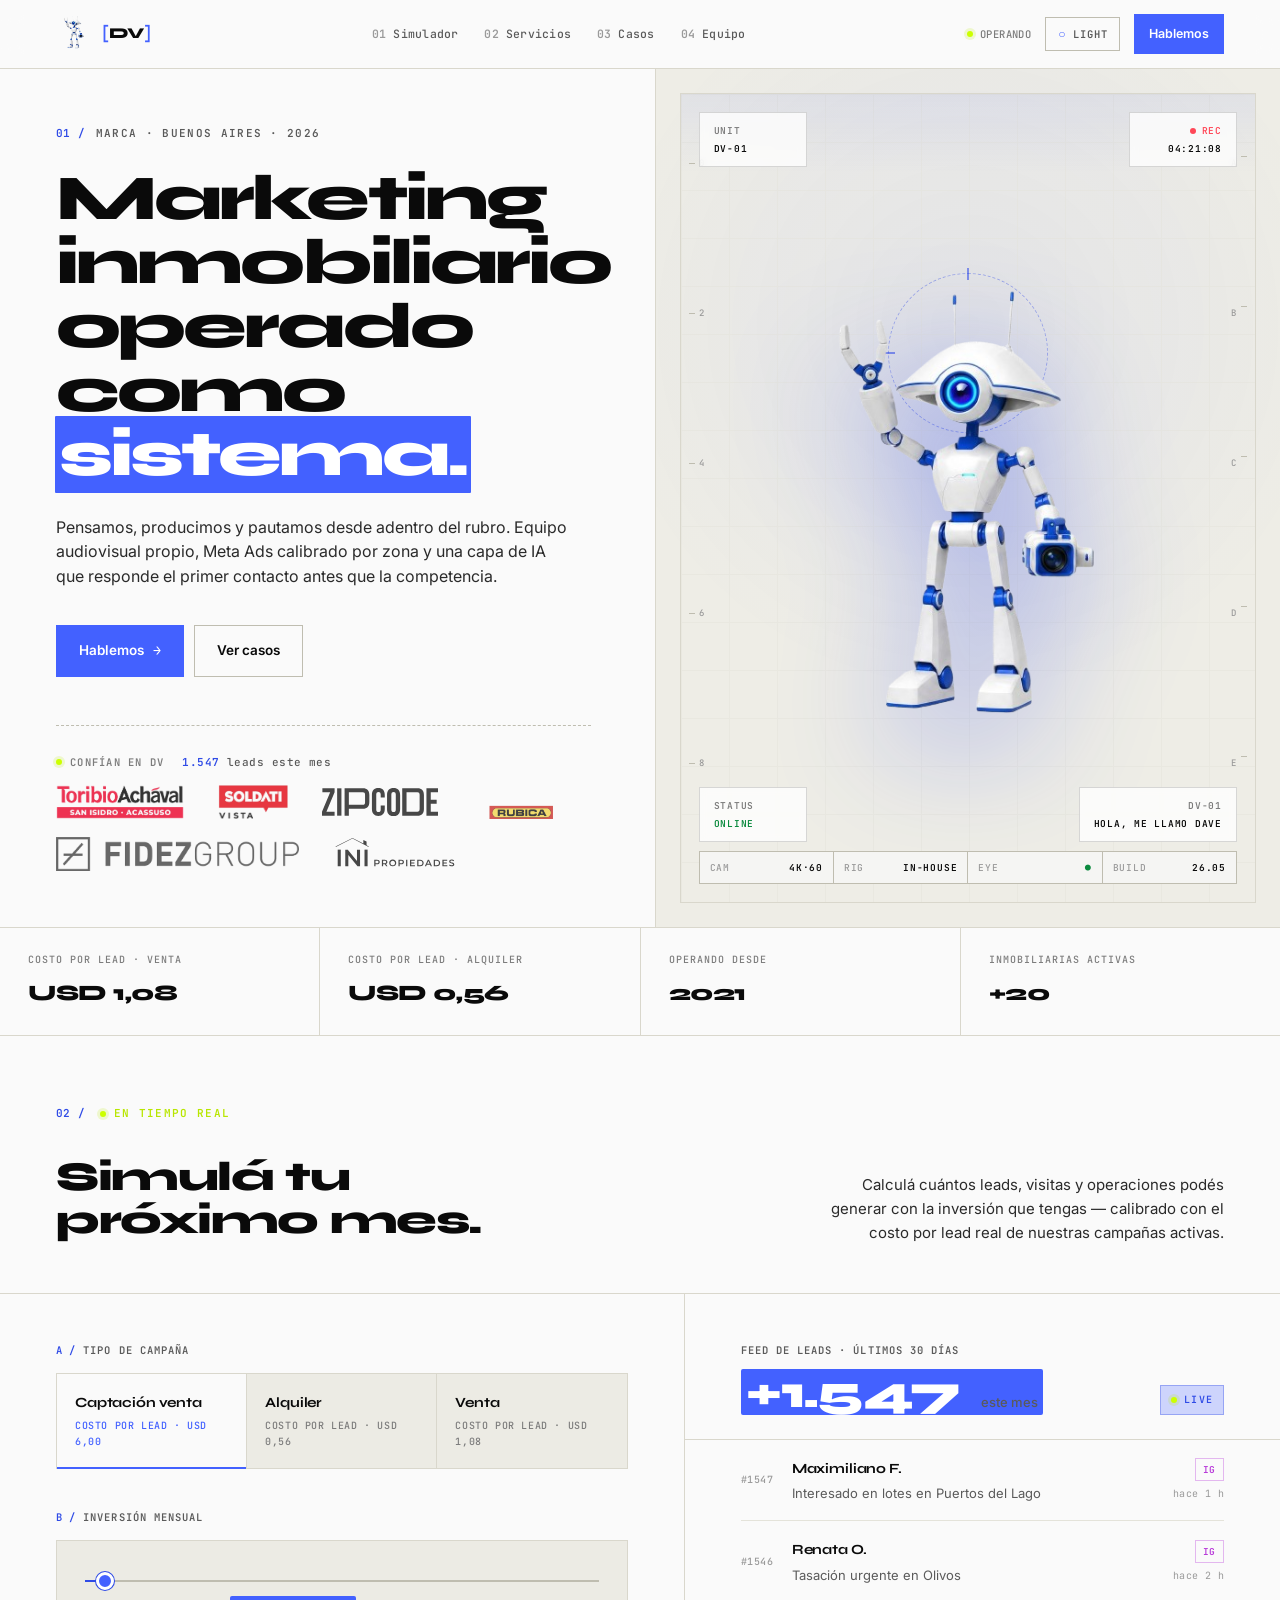
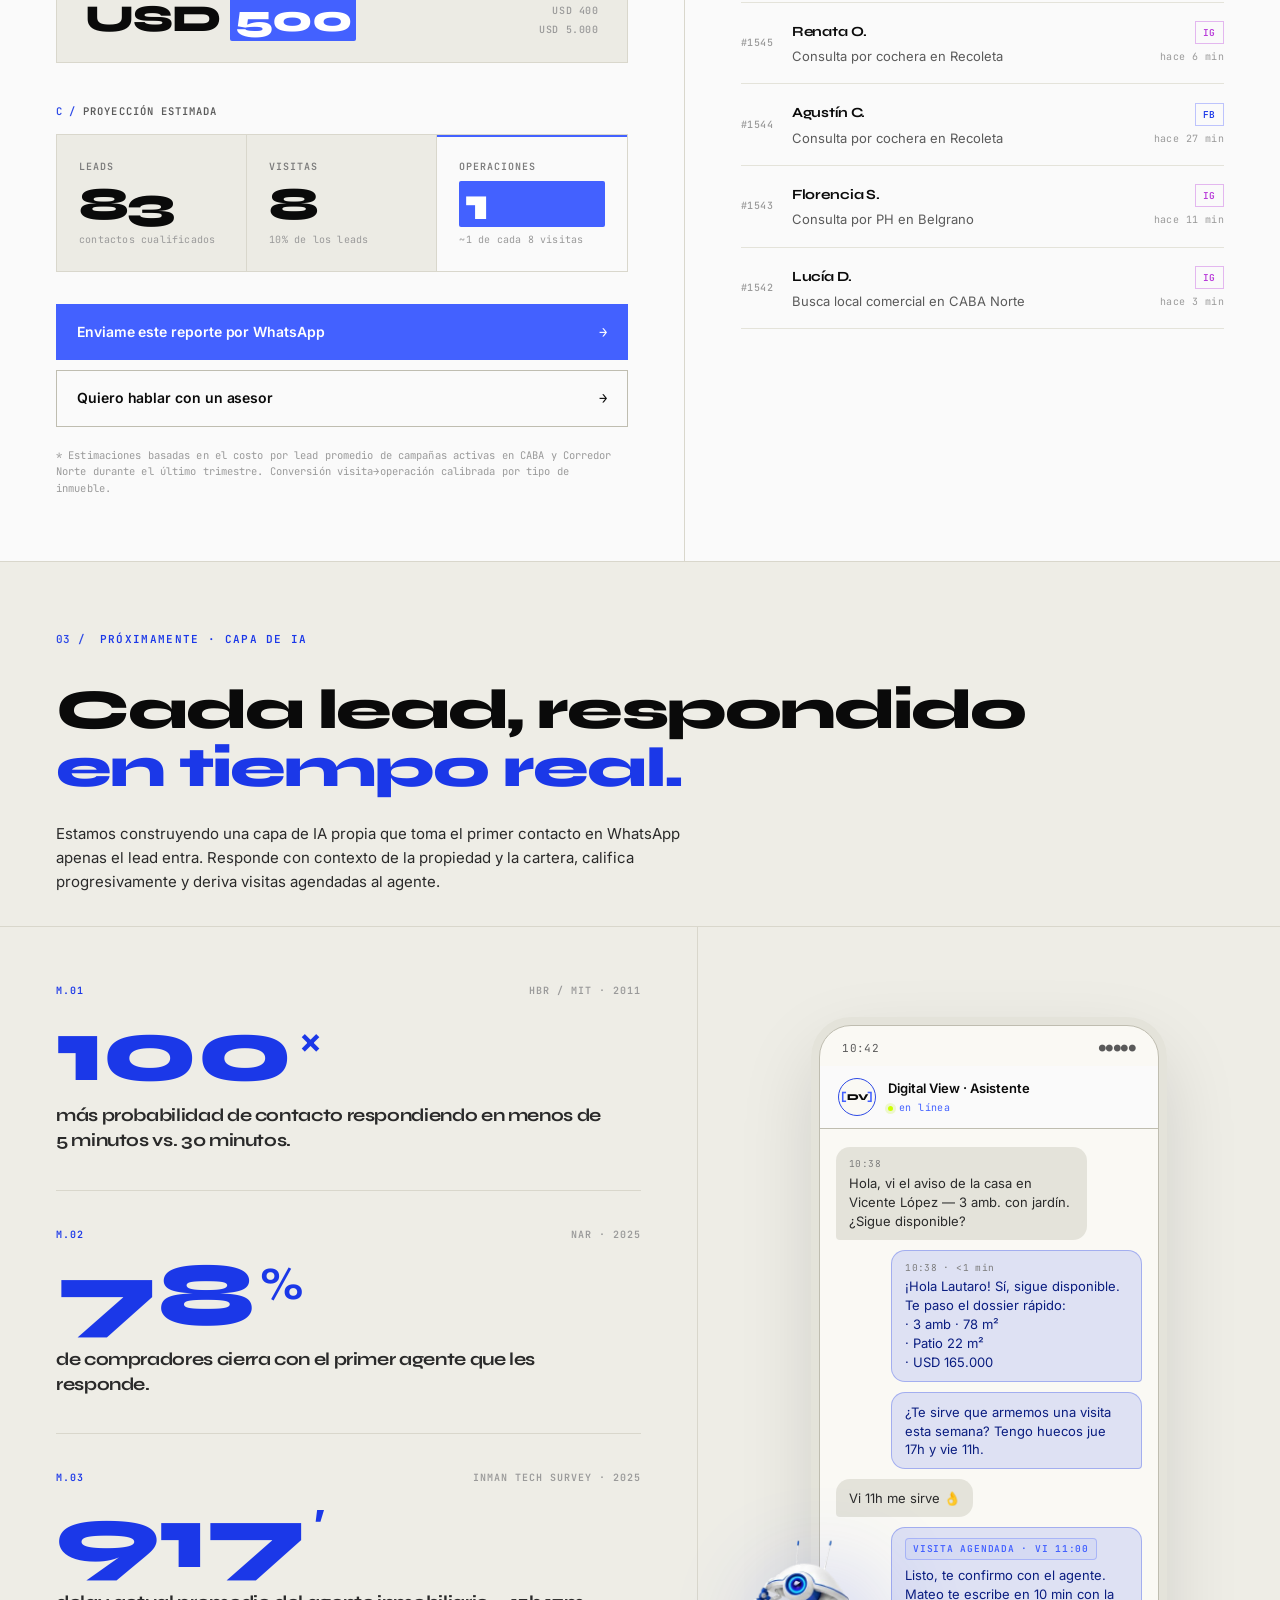
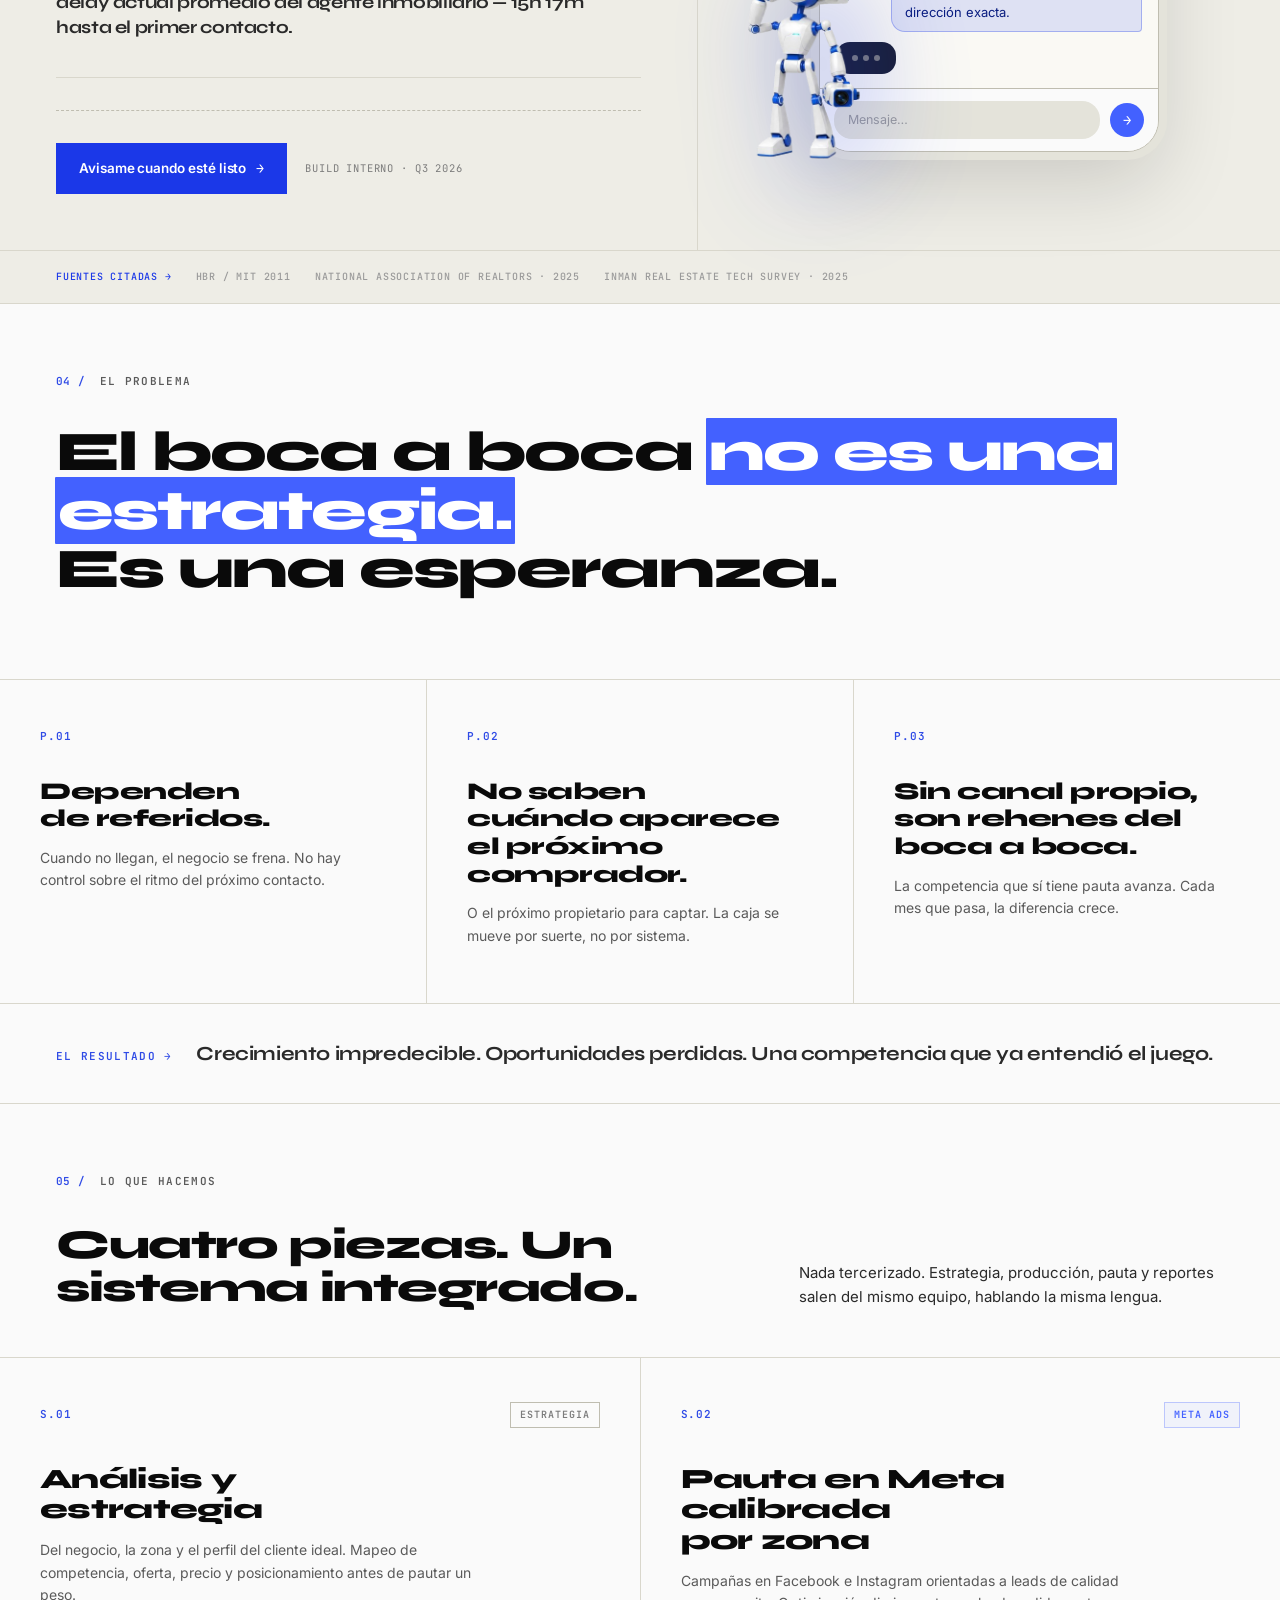
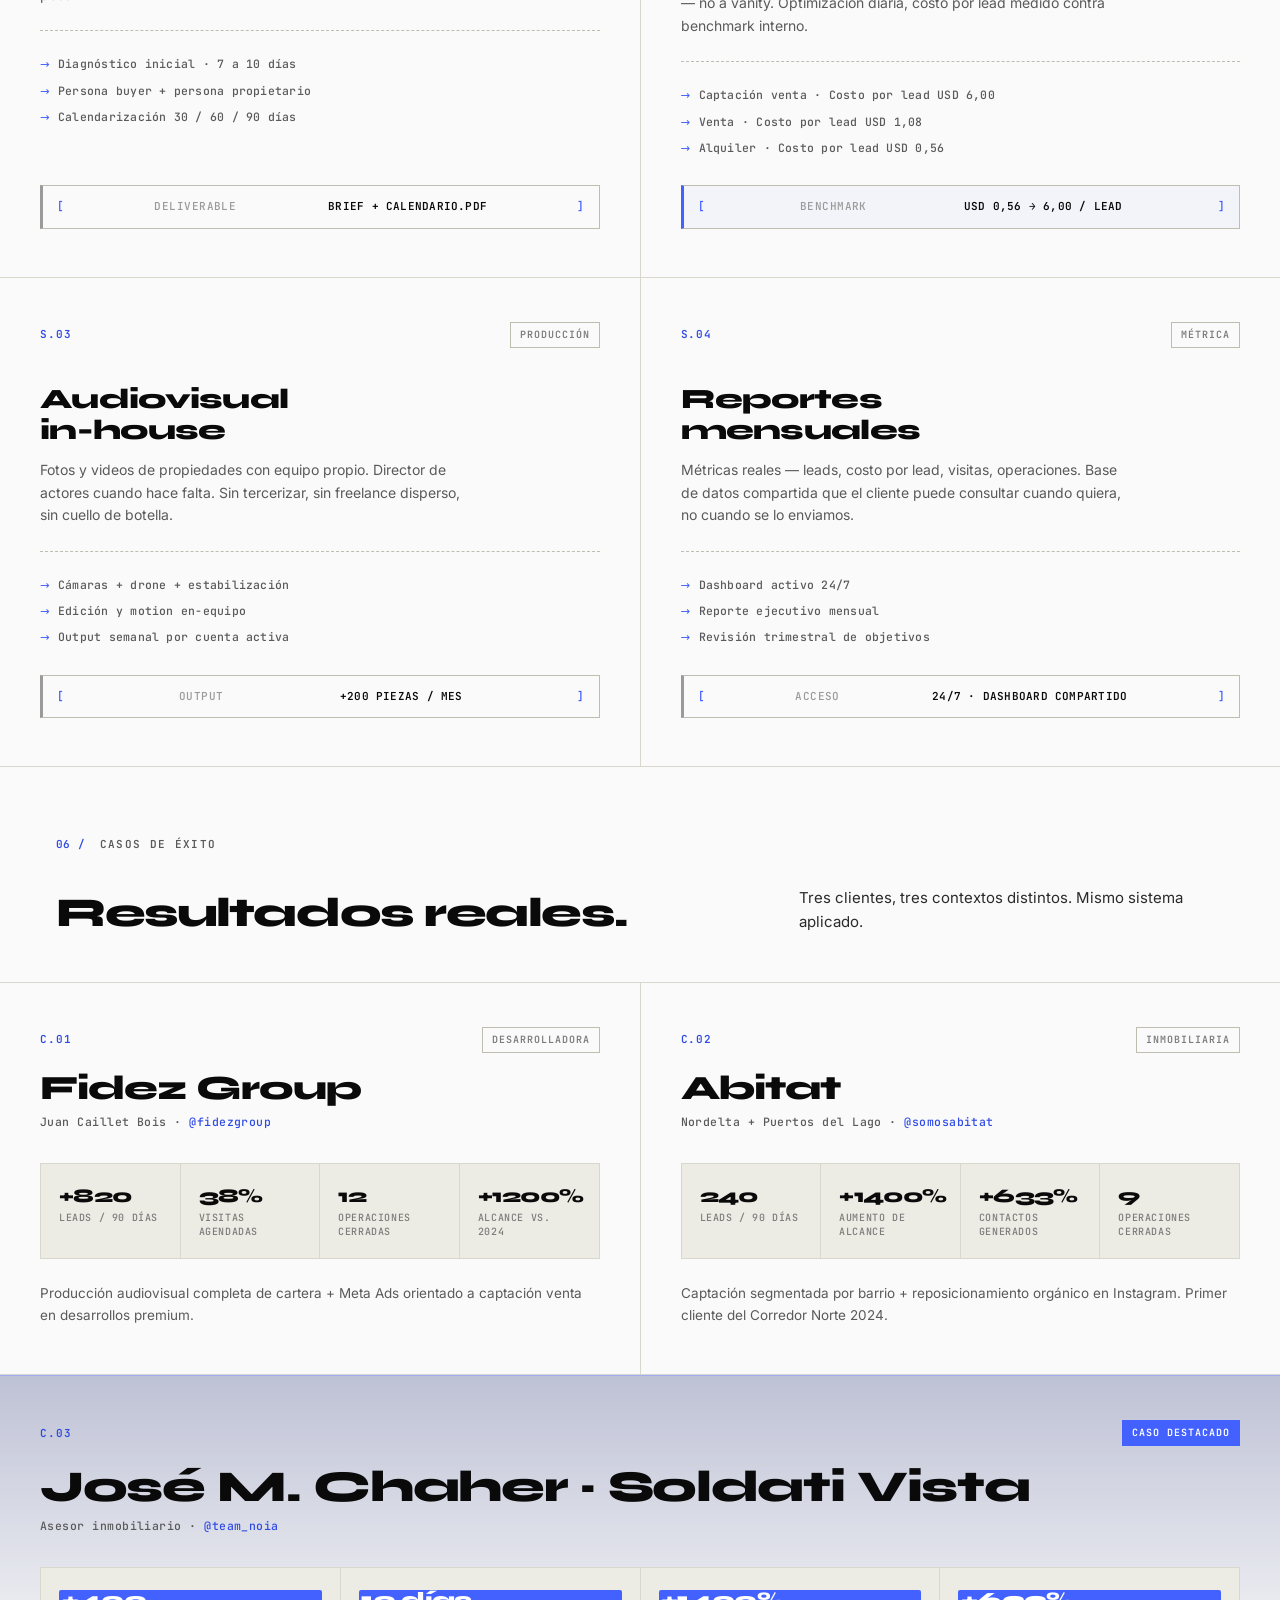
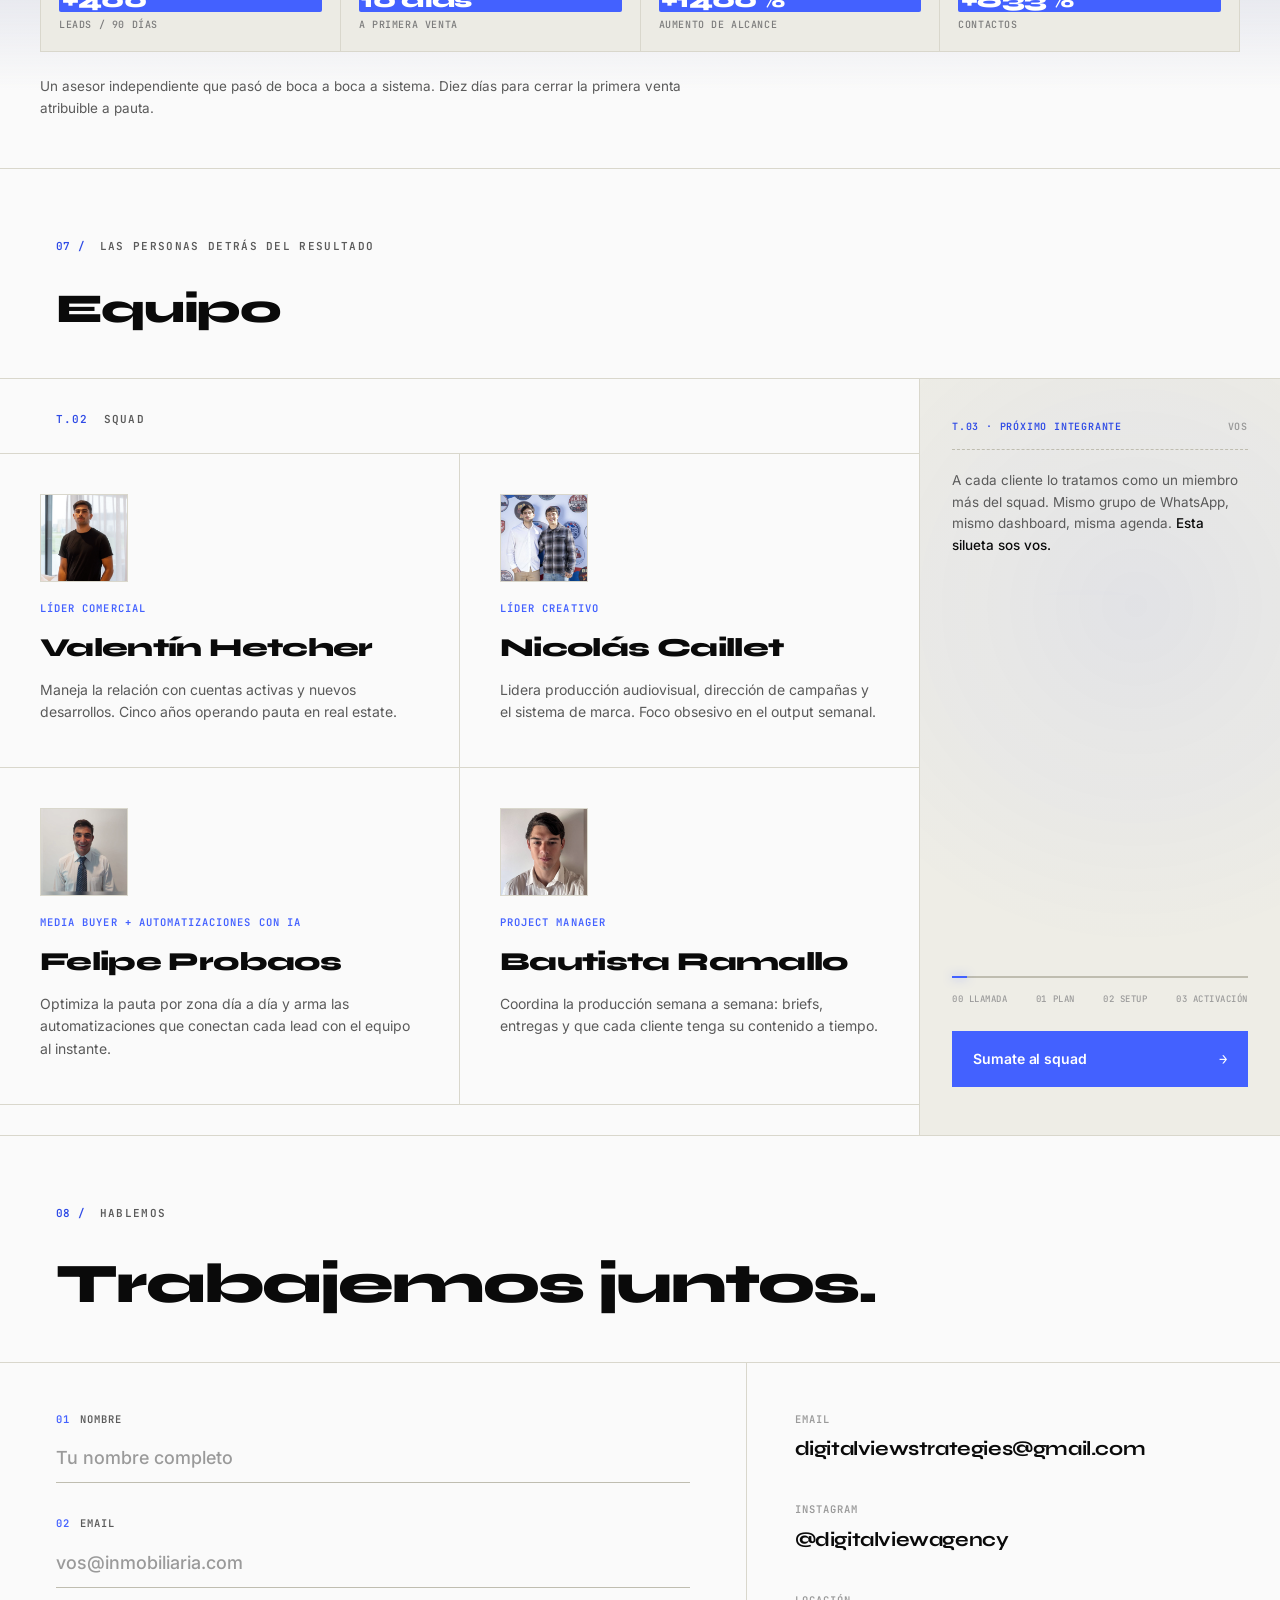
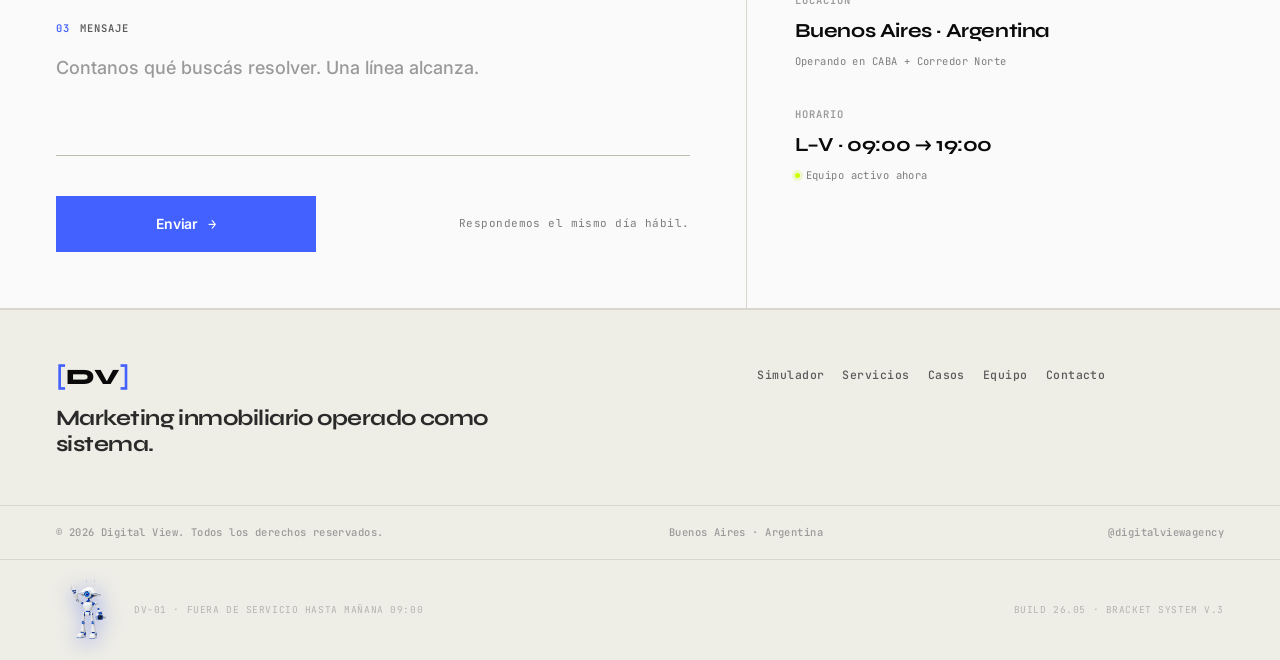
<file: index.html>
<!DOCTYPE html>
<html lang="es-AR">
<head>
  <meta charset="UTF-8" />
  <meta name="viewport" content="width=device-width, initial-scale=1.0" />

  <!-- ───── SEO PRIMARIO ───── -->
  <title>Digital View | Agencia de Marketing Digital para Inmobiliarias en Argentina</title>
  <meta name="description" content="Agencia de marketing digital especializada en inmobiliarias. Generamos leads de calidad con Meta Ads, contenido audiovisual y estrategia. +20 inmobiliarias confían en nosotros." />
  <meta name="keywords" content="marketing inmobiliario, agencia marketing inmobiliarias, meta ads inmobiliarias, publicidad para inmobiliarias, leads inmobiliarios, marketing digital real estate Argentina, agencia inmobiliaria Buenos Aires, marketing para corredores, Facebook Ads inmuebles, Instagram Ads inmobiliarias" />
  <meta name="author" content="Digital View" />
  <meta name="robots" content="index, follow, max-image-preview:large, max-snippet:-1, max-video-preview:-1" />
  <meta name="googlebot" content="index, follow" />
  <meta name="language" content="Spanish" />
  <meta name="geo.region" content="AR-B" />
  <meta name="geo.placename" content="San Isidro, Buenos Aires" />
  <meta name="geo.position" content="-34.4707;-58.5126" />
  <meta name="ICBM" content="-34.4707, -58.5126" />
  <link rel="canonical" href="https://digitalviewstrategies.com/" />

  <!-- ───── OPEN GRAPH (Facebook / WhatsApp / LinkedIn) ───── -->
  <meta property="og:type" content="website" />
  <meta property="og:site_name" content="Digital View" />
  <meta property="og:title" content="Digital View | Marketing Digital para Inmobiliarias" />
  <meta property="og:description" content="Generamos leads de calidad para inmobiliarias con Meta Ads, contenido audiovisual y estrategia. +1000M invertidos en pauta. +20 inmobiliarias confían en DV." />
  <meta property="og:url" content="https://digitalviewstrategies.com/" />
  <meta property="og:image" content="https://digitalviewstrategies.com/og-image.jpg" />
  <meta property="og:image:secure_url" content="https://digitalviewstrategies.com/og-image.jpg" />
  <meta property="og:image:width" content="1200" />
  <meta property="og:image:height" content="630" />
  <meta property="og:image:alt" content="Digital View — Agencia de marketing digital para inmobiliarias" />
  <meta property="og:locale" content="es_AR" />

  <!-- ───── TWITTER CARDS ───── -->
  <meta name="twitter:card" content="summary_large_image" />
  <meta name="twitter:title" content="Digital View | Marketing Digital para Inmobiliarias" />
  <meta name="twitter:description" content="Generamos leads de calidad para inmobiliarias con Meta Ads, contenido y estrategia. +20 inmobiliarias confían en DV." />
  <meta name="twitter:image" content="https://digitalviewstrategies.com/og-image.jpg" />
  <meta name="twitter:image:alt" content="Digital View — Agencia de marketing digital para inmobiliarias" />

  <!-- ───── THEME / PWA ───── -->
  <meta name="theme-color" content="#0a0a0a" />
  <meta name="application-name" content="Digital View" />
  <meta name="apple-mobile-web-app-title" content="Digital View" />

  <!-- ───── FAVICON / ICONS ───── -->
  <link rel="icon" href="favicon.ico" sizes="any" />
  <link rel="icon" type="image/svg+xml" href="favicon.svg" />
  <link rel="icon" type="image/png" sizes="32x32" href="favicon-32x32.png" />
  <link rel="icon" type="image/png" sizes="16x16" href="favicon-16x16.png" />
  <link rel="apple-touch-icon" sizes="180x180" href="apple-touch-icon.png" />
  <link rel="manifest" href="site.webmanifest" />

  <!-- ───── PERFORMANCE ───── -->
  <link rel="preconnect" href="https://fonts.googleapis.com" />
  <link rel="preconnect" href="https://fonts.gstatic.com" crossorigin />
  <link rel="dns-prefetch" href="https://www.youtube.com" />
  <link rel="preload" as="style" href="https://fonts.googleapis.com/css2?family=Syne:wght@700;800&family=Inter:wght@400;500;600;700&family=JetBrains+Mono:wght@400;500;600;700&display=swap" />
  <link href="https://fonts.googleapis.com/css2?family=Syne:wght@700;800&family=Inter:wght@400;500;600;700&family=JetBrains+Mono:wght@400;500;600;700&display=swap" rel="stylesheet" />
  <link rel="stylesheet" href="styles.css" />

  <!-- ───── GOOGLE ANALYTICS 4 ───── -->
  <script async src="https://www.googletagmanager.com/gtag/js?id=G-HSQ8V37WHD"></script>
  <script>
    window.dataLayer = window.dataLayer || [];
    function gtag(){dataLayer.push(arguments);}
    gtag('js', new Date());
    gtag('config', 'G-HSQ8V37WHD', { anonymize_ip: true });
  </script>

  <!-- ───── META PIXEL ───── -->
  <script>
    !function(f,b,e,v,n,t,s)
    {if(f.fbq)return;n=f.fbq=function(){n.callMethod?
    n.callMethod.apply(n,arguments):n.queue.push(arguments)};
    if(!f._fbq)f._fbq=n;n.push=n;n.loaded=!0;n.version='2.0';
    n.queue=[];t=b.createElement(e);t.async=!0;
    t.src=v;s=b.getElementsByTagName(e)[0];
    s.parentNode.insertBefore(t,s)}(window, document,'script',
    'https://connect.facebook.net/en_US/fbevents.js');
    fbq('init', '859678739572293');
    fbq('track', 'PageView');
  </script>
  <noscript><img height="1" width="1" style="display:none"
    src="https://www.facebook.com/tr?id=859678739572293&ev=PageView&noscript=1"
    alt="" /></noscript>

  <!-- ───── JSON-LD: ORGANIZATION + LOCAL BUSINESS ───── -->
  <script type="application/ld+json">
  {
    "@context": "https://schema.org",
    "@type": ["Organization", "LocalBusiness", "ProfessionalService"],
    "@id": "https://digitalviewstrategies.com/#organization",
    "name": "Digital View",
    "alternateName": "Digital View Strategies",
    "url": "https://digitalviewstrategies.com/",
    "logo": "https://digitalviewstrategies.com/logo.png",
    "image": "https://digitalviewstrategies.com/og-image.jpg",
    "description": "Agencia de marketing digital especializada en inmobiliarias. Generamos leads de calidad a través de Meta Ads, contenido audiovisual y estrategia.",
    "email": "digitalviewstrategies@gmail.com",
    "telephone": "+54-9-11-7066-9425",
    "priceRange": "$$",
    "areaServed": [
      { "@type": "Country", "name": "Argentina" },
      { "@type": "AdministrativeArea", "name": "Buenos Aires" }
    ],
    "address": {
      "@type": "PostalAddress",
      "addressLocality": "San Isidro",
      "addressRegion": "Buenos Aires",
      "addressCountry": "AR"
    },
    "geo": {
      "@type": "GeoCoordinates",
      "latitude": -34.4707,
      "longitude": -58.5126
    },
    "openingHoursSpecification": [{
      "@type": "OpeningHoursSpecification",
      "dayOfWeek": ["Monday", "Tuesday", "Wednesday", "Thursday", "Friday"],
      "opens": "08:00",
      "closes": "18:00"
    }],
    "sameAs": [
      "https://www.instagram.com/digitalviewagency/",
      "https://www.linkedin.com/company/digital-view-agency/",
      "https://www.facebook.com/profile.php?id=61557477811665"
    ],
    "founder": [
      { "@type": "Person", "name": "Valentín", "jobTitle": "Socio - Área Comercial" },
      { "@type": "Person", "name": "Nicolás", "jobTitle": "Socio - Líder Creativo" }
    ],
    "knowsAbout": ["Marketing Inmobiliario", "Meta Ads", "Facebook Ads", "Instagram Ads", "Generación de Leads", "Contenido Audiovisual", "Estrategia Digital"],
    "slogan": "Tu inmobiliaria no necesita más suerte."
  }
  </script>

  <!-- ───── JSON-LD: WEBSITE + SEARCH ───── -->
  <script type="application/ld+json">
  {
    "@context": "https://schema.org",
    "@type": "WebSite",
    "@id": "https://digitalviewstrategies.com/#website",
    "url": "https://digitalviewstrategies.com/",
    "name": "Digital View",
    "publisher": { "@id": "https://digitalviewstrategies.com/#organization" },
    "inLanguage": "es-AR"
  }
  </script>

  <!-- ───── JSON-LD: SERVICIOS ───── -->
  <script type="application/ld+json">
  {
    "@context": "https://schema.org",
    "@type": "Service",
    "serviceType": "Marketing Digital para Inmobiliarias",
    "provider": { "@id": "https://digitalviewstrategies.com/#organization" },
    "areaServed": { "@type": "Country", "name": "Argentina" },
    "hasOfferCatalog": {
      "@type": "OfferCatalog",
      "name": "Servicios Digital View",
      "itemListElement": [
        { "@type": "Offer", "itemOffered": { "@type": "Service", "name": "Análisis y Estrategia", "description": "Análisis del negocio, zona y perfil del cliente ideal." }},
        { "@type": "Offer", "itemOffered": { "@type": "Service", "name": "Planificación", "description": "Plan de acción calendarizado, previsible y medible." }},
        { "@type": "Offer", "itemOffered": { "@type": "Service", "name": "Fotografía y Videos", "description": "Contenido audiovisual profesional para propiedades." }},
        { "@type": "Offer", "itemOffered": { "@type": "Service", "name": "Meta Ads", "description": "Campañas en Facebook e Instagram orientadas a generar leads de calidad." }},
        { "@type": "Offer", "itemOffered": { "@type": "Service", "name": "Base de Datos", "description": "Organización y seguimiento de leads en base de datos compartida." }},
        { "@type": "Offer", "itemOffered": { "@type": "Service", "name": "Análisis y Reportes", "description": "Reportes mensuales con métricas y ajustes de campañas." }}
      ]
    }
  }
  </script>

  <!-- ───── JSON-LD: FAQ ───── -->
  <script type="application/ld+json">
  {
    "@context": "https://schema.org",
    "@type": "FAQPage",
    "mainEntity": [
      {
        "@type": "Question",
        "name": "¿Qué hace Digital View?",
        "acceptedAnswer": { "@type": "Answer", "text": "Somos una agencia de marketing digital especializada en inmobiliarias. Generamos leads calificados con Meta Ads, contenido audiovisual y estrategia." }
      },
      {
        "@type": "Question",
        "name": "¿En qué zonas trabajan?",
        "acceptedAnswer": { "@type": "Answer", "text": "Trabajamos con inmobiliarias en toda Argentina. Nuestra base operativa está en San Isidro, Buenos Aires." }
      },
      {
        "@type": "Question",
        "name": "¿Cuánto tarda en verse resultados?",
        "acceptedAnswer": { "@type": "Answer", "text": "Los primeros leads suelen llegar entre los 7 y 14 días del lanzamiento. La consolidación del sistema toma entre 60 y 90 días según el mercado y la zona." }
      },
      {
        "@type": "Question",
        "name": "¿Cómo se mide el resultado?",
        "acceptedAnswer": { "@type": "Answer", "text": "Cada mes entregamos un reporte con métricas: cantidad de leads, costo por lead, visitas generadas y operaciones cerradas. Toda la información queda en una base de datos compartida." }
      }
    ]
  }
  </script>
</head>

<body>

<!-- ─────────────── NAV ─────────────── -->
<header class="nav" id="nav" data-screen-label="00 Nav">
  <a href="#top" class="nav-logo" aria-label="Digital View">
    <span class="nav-robot" aria-hidden="true">
      <img src="robot/idle.png" alt="" />
    </span>
    <span class="dv-mark"><span class="br">[</span>DV<span class="br">]</span></span>
  </a>

  <nav class="nav-links" aria-label="Secciones">
    <a href="#simulador"><span class="num">01</span> Simulador</a>
    <a href="#servicios"><span class="num">02</span> Servicios</a>
    <a href="#casos"><span class="num">03</span> Casos</a>
    <a href="#equipo"><span class="num">04</span> Equipo</a>
  </nav>

  <div class="nav-right">
    <span class="status"><span class="dot"></span>Operando</span>
    <button class="theme-toggle" id="themeToggle" type="button" aria-label="Cambiar tema" aria-pressed="false">
      <span class="tt-ico">●</span><span class="tt-lbl">Dark</span>
    </button>
    <a href="#contacto" class="btn btn-lime btn-sm">Hablemos</a>
  </div>
</header>

<a id="top"></a>

<!-- ─────────────── HERO ─────────────── -->
<section class="hero" data-screen-label="01 Hero">
  <div class="hero-grid">

    <div class="hero-left">
      <div class="eyebrow">
        <span class="ey-num">01 /</span> Marca · Buenos Aires · 2026
      </div>

      <h1 class="hero-h1">
        Marketing inmobiliario<br />
        operado como <em>sistema.</em>
      </h1>

      <p class="hero-sub">
        Pensamos, producimos y pautamos desde adentro del rubro. Equipo audiovisual propio, Meta Ads calibrado por zona y una capa de IA que responde el primer contacto antes que la competencia.
      </p>

      <div class="hero-ctas">
        <a href="#contacto" class="btn btn-lime">Hablemos <span class="arr">→</span></a>
        <a href="#casos" class="btn btn-ghost">Ver casos</a>
      </div>

      <div class="hero-proof">
        <div class="proof-lbl"><span class="pulse"></span>Confían en DV <span class="proof-count"><strong id="liveLeads">1.547</strong> leads este mes</span></div>
        <div class="proof-clients" id="clientLogos">
          <img class="cl cl-swap cl-toribio" src="clientes/toribio-achaval.png" data-dark="clientes/toribio-achaval.png" data-light="clientes/toribio-achaval-light.png" alt="Toribio Achával" />
          <img class="cl cl-soldati" src="clientes/soldati-vista.png" alt="Soldati Vista" />
          <span class="cl cl-svg cl-zip" role="img" aria-label="Zipcode"><svg xmlns="http://www.w3.org/2000/svg" viewBox="0 0 195.48 47.11" fill="currentColor"><path d="M21.19.53V7L7.44,40H21.19v6.58H0V40.14l13.75-33H.66V.53Z"></path><path d="M25.46.53H32.7V46.58H25.46Z"></path><path d="M79.67,11.91V23.56c0,7.37-3.56,11.38-10.79,11.38H45.2V46.58H38V.53H68.88C76.11.53,79.67,4.54,79.67,11.91ZM45.2,7.11V28.36H68.88c2.3,0,3.55-1.05,3.55-4.34V11.45c0-3.29-1.25-4.34-3.55-4.34Z"></path><path d="M94.83,47.11C87.73,47.11,84,42.9,84,35.53v-24C84,4.21,87.73,0,94.83,0h0c7.11,0,10.79,4.21,10.79,11.58v4.47H98.78V11.12c0-3.29-1.45-4.54-3.75-4.54h0c-2.3,0-3.75,1.25-3.75,4.54V36c0,3.29,1.45,4.48,3.75,4.48h0c2.3,0,3.75-1.19,3.75-4.48V29.41h6.84v6.12c0,7.37-3.68,11.58-10.79,11.58Z"></path><path d="M109.44,11.58c0-7.37,3.88-11.58,11-11.58s11,4.21,11,11.58v24c0,7.37-3.88,11.58-11,11.58s-11-4.21-11-11.58ZM116.68,36c0,3.29,1.44,4.54,3.75,4.54s3.75-1.25,3.75-4.54V11.12c0-3.29-1.45-4.54-3.75-4.54s-3.75,1.25-3.75,4.54Z"></path><path d="M135,.53h25.73c7.23,0,10.79,4,10.79,11.38V35.2c0,7.37-3.56,11.38-10.79,11.38H135Zm7.24,6.58V40h18.36c2.3,0,3.68-1.19,3.68-4.48v-24c0-3.29-1.38-4.47-3.68-4.47Z"></path><path d="M183,19.94h9.94v6.58H183V40h12.51v6.58H175.74V.53h19.74V7.11H183Z"></path></svg></span>
          <img class="cl cl-rubica" src="clientes/rubica.png" alt="Rubica" />
          <img class="cl cl-swap cl-fidez" src="clientes/fidez-group.png" data-dark="clientes/fidez-group.png" data-light="clientes/fidez-group-dark.png" alt="Fidez Group" />
          <span class="cl cl-svg cl-ini" role="img" aria-label="Ini Propiedades"><svg xmlns="http://www.w3.org/2000/svg" viewBox="0 0 533.87 152.88" fill="currentColor"><path d="M19.96,57.9h13.11v70.58h-13.11V57.9Z"></path><path d="M114.84,57.9v70.58h-10.79l-38.92-47.79v47.79h-13.01V57.9h10.79l38.92,47.79v-47.79h13.01Z"></path><path d="M133.8,57.9h13.11v70.58h-13.11V57.9Z"></path><path d="M198.51,110.56c0,6.12-4.53,9.89-11.84,9.89h-6.28v8.03h-5.17v-27.81h11.44c7.31,0,11.84,3.73,11.84,9.89ZM193.3,110.56c0-3.5-2.34-5.52-6.87-5.52h-6.04v11.05h6.04c4.53,0,6.87-2.03,6.87-5.52Z"></path><path d="M225.84,128.48l-5.68-8.15c-.36.04-.71.04-1.07.04h-6.28v8.11h-5.17v-27.81h11.44c7.31,0,11.84,3.73,11.84,9.89,0,4.21-2.15,7.31-5.92,8.78l6.4,9.14h-5.56ZM218.85,105.04h-6.04v11.09h6.04c4.53,0,6.87-2.07,6.87-5.56s-2.34-5.52-6.87-5.52Z"></path><path d="M238.67,114.57c0-8.22,6.36-14.3,14.98-14.3s14.98,6.04,14.98,14.3-6.36,14.3-14.98,14.3-14.98-6.08-14.98-14.3ZM263.43,114.57c0-5.68-4.17-9.77-9.78-9.77s-9.77,4.09-9.77,9.77,4.17,9.77,9.77,9.77,9.78-4.09,9.78-9.77Z"></path><path d="M301.37,110.56c0,6.12-4.53,9.89-11.84,9.89h-6.28v8.03h-5.17v-27.81h11.44c7.31,0,11.84,3.73,11.84,9.89ZM296.16,110.56c0-3.5-2.34-5.52-6.87-5.52h-6.04v11.05h6.04c4.53,0,6.87-2.03,6.87-5.52Z"></path><path d="M310.5,100.67h5.17v27.81h-5.17v-27.81Z"></path><path d="M348.01,124.15v4.33h-20.86v-27.81h20.3v4.33h-15.14v7.23h13.43v4.25h-13.43v7.67h15.7Z"></path><path d="M357.74,100.67h12.16c9.02,0,15.18,5.56,15.18,13.91s-6.16,13.91-15.18,13.91h-12.16v-27.81ZM369.66,124.11c6.2,0,10.21-3.77,10.21-9.54s-4.01-9.54-10.21-9.54h-6.75v19.07h6.75Z"></path><path d="M412.17,122.04h-13.91l-2.74,6.44h-5.32l12.52-27.81h5.09l12.56,27.81h-5.4l-2.78-6.44ZM410.46,117.99l-5.25-12.16-5.21,12.16h10.45Z"></path><path d="M427.86,100.67h12.16c9.02,0,15.18,5.56,15.18,13.91s-6.16,13.91-15.18,13.91h-12.16v-27.81ZM439.78,124.11c6.2,0,10.21-3.77,10.21-9.54s-4.01-9.54-10.21-9.54h-6.75v19.07h6.75Z"></path><path d="M485.51,124.15v4.33h-20.86v-27.81h20.3v4.33h-15.14v7.23h13.43v4.25h-13.43v7.67h15.7Z"></path><path d="M492.89,125.54l1.79-4.01c2.22,1.79,5.76,3.06,9.18,3.06,4.33,0,6.16-1.55,6.16-3.62,0-6-16.53-2.07-16.53-12.4,0-4.49,3.58-8.3,11.21-8.3,3.34,0,6.83.87,9.26,2.46l-1.63,4.01c-2.5-1.47-5.25-2.19-7.67-2.19-4.29,0-6.04,1.67-6.04,3.77,0,5.92,16.49,2.07,16.49,12.28,0,4.45-3.62,8.26-11.24,8.26-4.33,0-8.66-1.35-10.97-3.34Z"></path><polygon points="152.13 44.48 151.21 46.25 82.73 10.49 11.95 46.26 11.05 44.47 82.74 8.24 128.86 32.33 128.86 17.28 142.56 23.75 142.56 39.48 152.13 44.48"></polygon></svg></span>
        </div>
      </div>
    </div>

    <div class="hero-right">
      <div class="hero-frame">
        <div class="frame-corner tl"></div>
        <div class="frame-corner tr"></div>
        <div class="frame-corner bl"></div>
        <div class="frame-corner br"></div>

        <div class="frame-grid"></div>
        <div class="frame-scan"></div>

        <!-- HUD overlays around the robot -->
        <div class="hud hud-tl">
          <span class="hud-k">UNIT</span>
          <span class="hud-v">DV-01</span>
        </div>
        <div class="hud hud-tr">
          <span class="hud-rec"><span class="rec-dot"></span>REC</span>
          <span class="hud-v">04:21:08</span>
        </div>
        <div class="hud hud-bl">
          <span class="hud-k">STATUS</span>
          <span class="hud-v on">ONLINE</span>
        </div>
        <div class="hud hud-br">
          <span class="hud-k">DV-01</span>
          <span class="hud-v">Hola, me llamo DAVE</span>
        </div>

        <!-- side ticks -->
        <div class="side-ticks left">
          <span>0</span><span>2</span><span>4</span><span>6</span><span>8</span>
        </div>
        <div class="side-ticks right">
          <span>A</span><span>B</span><span>C</span><span>D</span><span>E</span>
        </div>

        <!-- eye tracking ring around robot face -->
        <div class="eye-ring"></div>

        <img src="robot/idle.png" alt="" class="hero-robot" />

        <!-- footer strip with telemetry -->
        <div class="hud-telemetry">
          <span class="tel"><span class="tel-k">CAM</span><span class="tel-v">4K·60</span></span>
          <span class="tel"><span class="tel-k">RIG</span><span class="tel-v">IN-HOUSE</span></span>
          <span class="tel"><span class="tel-k">EYE</span><span class="tel-v on">●</span></span>
          <span class="tel"><span class="tel-k">BUILD</span><span class="tel-v">26.05</span></span>
        </div>
      </div>
    </div>

  </div>

  <!-- bottom strip -->
  <div class="hero-strip">
    <div class="strip-cell"><span class="sc-k">Costo por lead · venta</span><span class="sc-v">USD&nbsp;1,08</span></div>
    <div class="strip-cell"><span class="sc-k">Costo por lead · alquiler</span><span class="sc-v">USD&nbsp;0,56</span></div>
    <div class="strip-cell"><span class="sc-k">Operando desde</span><span class="sc-v">2021</span></div>
    <div class="strip-cell"><span class="sc-k">Inmobiliarias activas</span><span class="sc-v">+20</span></div>
  </div>
</section>

<!-- ─────────────── SIMULADOR ─────────────── -->
<section class="sec sim" id="simulador" data-screen-label="02 Simulador">
  <div class="sec-head">
    <div class="sec-eyebrow">
      <span class="ey-num">02 /</span>
      <span class="live"><span class="live-dot"></span>EN TIEMPO REAL</span>
    </div>
    <div class="sec-row">
      <h2 class="sec-h2">Simulá tu próximo mes.</h2>
      <p class="sec-lede">Calculá cuántos leads, visitas y operaciones podés generar con la inversión que tengas — calibrado con el costo por lead real de nuestras campañas activas.</p>
    </div>
  </div>

  <div class="sim-grid">

    <!-- LEFT — calculator -->
    <div class="sim-calc">
      <div class="calc-block">

        <div class="calc-label"><span class="ey-num">A /</span> Tipo de campaña</div>
        <div class="tabs" role="tablist">
          <button class="tab is-active" data-cpl="6.00" data-key="captacion">
            <span class="tab-k">Captación venta</span>
            <span class="tab-v">Costo por lead · USD 6,00</span>
          </button>
          <button class="tab" data-cpl="0.56" data-key="alquiler">
            <span class="tab-k">Alquiler</span>
            <span class="tab-v">Costo por lead · USD 0,56</span>
          </button>
          <button class="tab" data-cpl="1.08" data-key="venta">
            <span class="tab-k">Venta</span>
            <span class="tab-v">Costo por lead · USD 1,08</span>
          </button>
        </div>

        <div class="calc-label spc-top"><span class="ey-num">B /</span> Inversión mensual</div>
        <div class="slider-wrap">
          <input type="range" id="invest" min="400" max="5000" step="50" value="500" />
          <div class="slider-readout">
            <div class="sr-val">USD&nbsp;<span id="investV">500</span></div>
            <div class="sr-range">
              <span>USD 400</span><span>USD 5.000</span>
            </div>
          </div>
        </div>

        <div class="calc-label spc-top"><span class="ey-num">C /</span> Proyección estimada</div>
        <div class="kpis">
          <div class="kpi">
            <span class="kpi-k">Leads</span>
            <span class="kpi-v" id="kLeads">83</span>
            <span class="kpi-d">contactos cualificados</span>
          </div>
          <div class="kpi">
            <span class="kpi-k">Visitas</span>
            <span class="kpi-v" id="kVisit">8</span>
            <span class="kpi-d">10% de los leads</span>
          </div>
          <div class="kpi accent">
            <span class="kpi-k">Operaciones</span>
            <span class="kpi-v" id="kOps">1</span>
            <span class="kpi-d">~1 de cada 8 visitas</span>
          </div>
        </div>

        <div class="calc-actions">
          <a class="btn btn-lime btn-stack" href="#contacto">
            <span>Enviame este reporte por WhatsApp</span>
            <span class="arr">→</span>
          </a>
          <a class="btn btn-ghost btn-stack" href="#contacto">
            <span>Quiero hablar con un asesor</span>
            <span class="arr">→</span>
          </a>
        </div>

        <p class="calc-foot">* Estimaciones basadas en el costo por lead promedio de campañas activas en CABA y Corredor Norte durante el último trimestre. Conversión visita→operación calibrada por tipo de inmueble.</p>
      </div>
    </div>

    <!-- RIGHT — feed -->
    <div class="sim-feed">
      <div class="feed-head">
        <div>
          <div class="feed-k">Feed de leads · últimos 30 días</div>
          <div class="feed-count">
            +<span id="leadsCount">1.547</span>
            <span class="feed-month">este mes</span>
          </div>
        </div>
        <div class="feed-meta">
          <span class="badge-live"><span class="live-dot"></span>LIVE</span>
        </div>
      </div>

      <ul class="feed-list" id="feedList">
        <!-- populated by JS -->
      </ul>

      <div class="feed-fade"></div>
    </div>

  </div>
</section>

<!-- ─────────────── CAPA IA ─────────────── -->
<section class="sec ai" id="ai" data-screen-label="03 Capa IA">
  <div class="ai-bg"></div>

  <div class="sec-head ai-head">
    <div class="sec-eyebrow accent-blue">
      <span class="ey-num">03 /</span>
      <span class="soon">Próximamente · Capa de IA</span>
    </div>
    <h2 class="sec-h2 big">
      Cada lead, respondido<br/>
      <em class="blue">en tiempo real.</em>
    </h2>
    <p class="sec-lede max">
      Estamos construyendo una capa de IA propia que toma el primer contacto en WhatsApp apenas el lead entra. Responde con contexto de la propiedad y la cartera, califica progresivamente y deriva visitas agendadas al agente.
    </p>
  </div>

  <div class="ai-grid">

    <!-- LEFT: stats -->
    <div class="ai-stats">
      <div class="stat">
        <div class="stat-top">
          <span class="stat-id">M.01</span>
          <span class="stat-src">HBR / MIT · 2011</span>
        </div>
        <div class="stat-v"><span class="big">100</span><span class="x">×</span></div>
        <div class="stat-k">más probabilidad de contacto respondiendo en menos de 5 minutos vs. 30 minutos.</div>
      </div>
      <div class="stat">
        <div class="stat-top">
          <span class="stat-id">M.02</span>
          <span class="stat-src">NAR · 2025</span>
        </div>
        <div class="stat-v"><span class="big">78</span><span class="x">%</span></div>
        <div class="stat-k">de compradores cierra con el primer agente que les responde.</div>
      </div>
      <div class="stat">
        <div class="stat-top">
          <span class="stat-id">M.03</span>
          <span class="stat-src">Inman Tech Survey · 2025</span>
        </div>
        <div class="stat-v"><span class="big">917</span><span class="x">′</span></div>
        <div class="stat-k">delay actual promedio del agente inmobiliario — 15h 17m hasta el primer contacto.</div>
      </div>

      <div class="ai-cta">
        <a href="#contacto" class="btn btn-blue">Avisame cuando esté listo <span class="arr">→</span></a>
        <span class="ai-foot">Build interno · Q3 2026</span>
      </div>
    </div>

    <!-- RIGHT: phone -->
    <div class="ai-phone-wrap">
      <div class="phone-stage">
        <img src="robot/pensando.png" alt="" class="ai-robot" />
        <div class="phone">
        <div class="phone-top">
          <span class="phone-time">10:42</span>
          <span class="phone-bars">●●●●●</span>
        </div>
        <div class="phone-head">
          <div class="ph-avatar"><span><span class="br">[</span>DV<span class="br">]</span></span></div>
          <div class="ph-meta">
            <div class="ph-name">Digital View · Asistente</div>
            <div class="ph-status"><span class="live-dot tiny"></span>en línea</div>
          </div>
        </div>

        <div class="chat" id="chat">
          <div class="msg in">
            <span class="msg-time">10:38</span>
            <p>Hola, vi el aviso de la casa en Vicente López — 3 amb. con jardín. ¿Sigue disponible?</p>
          </div>
          <div class="msg out">
            <span class="msg-time">10:38 · &lt;1 min</span>
            <p>¡Hola Lautaro! Sí, sigue disponible. Te paso el dossier rápido:<br/>· 3 amb · 78 m²<br/>· Patio 22 m²<br/>· USD 165.000</p>
          </div>
          <div class="msg out">
            <p>¿Te sirve que armemos una visita esta semana? Tengo huecos jue 17h y vie 11h.</p>
          </div>
          <div class="msg in">
            <p>Vi 11h me sirve 👌</p>
          </div>
          <div class="msg out">
            <span class="msg-tag">Visita agendada · vi 11:00</span>
            <p>Listo, te confirmo con el agente. Mateo te escribe en 10 min con la dirección exacta.</p>
          </div>
          <div class="msg typing"><span></span><span></span><span></span></div>
        </div>

        <div class="phone-foot">
          <div class="phone-input">Mensaje…</div>
          <div class="phone-send">→</div>
        </div>
        </div>
      </div>
    </div>

  </div>

  <div class="ai-sources">
    <span>Fuentes citadas →</span>
    <span>HBR / MIT 2011</span>
    <span>National Association of Realtors · 2025</span>
    <span>Inman Real Estate Tech Survey · 2025</span>
  </div>
</section>

<!-- ─────────────── PROBLEMA ─────────────── -->
<section class="sec problem" id="problema" data-screen-label="04 Problema">
  <div class="sec-head">
    <div class="sec-eyebrow">
      <span class="ey-num">04 /</span> El problema
    </div>
    <h2 class="sec-h2 big">
      El boca a boca <em>no es una estrategia.</em><br/>
      Es una esperanza.
    </h2>
  </div>

  <div class="pain-grid">
    <article class="pain">
      <div class="pain-num">P.01</div>
      <h3>Dependen de referidos.</h3>
      <p>Cuando no llegan, el negocio se frena. No hay control sobre el ritmo del próximo contacto.</p>
    </article>
    <article class="pain">
      <div class="pain-num">P.02</div>
      <h3>No saben cuándo aparece el próximo comprador.</h3>
      <p>O el próximo propietario para captar. La caja se mueve por suerte, no por sistema.</p>
    </article>
    <article class="pain">
      <div class="pain-num">P.03</div>
      <h3>Sin canal propio, son rehenes del boca a boca.</h3>
      <p>La competencia que sí tiene pauta avanza. Cada mes que pasa, la diferencia crece.</p>
    </article>
  </div>

  <div class="problem-close">
    <span class="pc-tag">El resultado →</span>
    <span class="pc-line">Crecimiento impredecible. Oportunidades perdidas. Una competencia que ya entendió el juego.</span>
  </div>
</section>

<!-- ─────────────── SERVICIOS ─────────────── -->
<section class="sec services" id="servicios" data-screen-label="05 Servicios">
  <div class="sec-head">
    <div class="sec-eyebrow">
      <span class="ey-num">05 /</span> Lo que hacemos
    </div>
    <div class="sec-row">
      <h2 class="sec-h2">Cuatro piezas. Un sistema integrado.</h2>
      <p class="sec-lede">Nada tercerizado. Estrategia, producción, pauta y reportes salen del mismo equipo, hablando la misma lengua.</p>
    </div>
  </div>

  <div class="svc-grid">
    <article class="svc">
      <div class="svc-head">
        <span class="svc-num">S.01</span>
        <span class="svc-tag">Estrategia</span>
      </div>
      <h3>Análisis y estrategia</h3>
      <p>Del negocio, la zona y el perfil del cliente ideal. Mapeo de competencia, oferta, precio y posicionamiento antes de pautar un peso.</p>
      <ul class="svc-bullets">
        <li>Diagnóstico inicial · 7 a 10 días</li>
        <li>Persona buyer + persona propietario</li>
        <li>Calendarización 30 / 60 / 90 días</li>
      </ul>
      <div class="svc-spec">
        <span class="sp-k">deliverable</span>
        <span class="sp-v">brief + calendario.pdf</span>
      </div>
    </article>

    <article class="svc">
      <div class="svc-head">
        <span class="svc-num">S.02</span>
        <span class="svc-tag accent">Meta Ads</span>
      </div>
      <h3>Pauta en Meta calibrada por zona</h3>
      <p>Campañas en Facebook e Instagram orientadas a leads de calidad — no a vanity. Optimización diaria, costo por lead medido contra benchmark interno.</p>
      <ul class="svc-bullets">
        <li>Captación venta · Costo por lead USD 6,00</li>
        <li>Venta · Costo por lead USD 1,08</li>
        <li>Alquiler · Costo por lead USD 0,56</li>
      </ul>
      <div class="svc-spec accent">
        <span class="sp-k">benchmark</span>
        <span class="sp-v">USD 0,56 → 6,00 / lead</span>
      </div>
    </article>

    <article class="svc">
      <div class="svc-head">
        <span class="svc-num">S.03</span>
        <span class="svc-tag">Producción</span>
      </div>
      <h3>Audiovisual in-house</h3>
      <p>Fotos y videos de propiedades con equipo propio. Director de actores cuando hace falta. Sin tercerizar, sin freelance disperso, sin cuello de botella.</p>
      <ul class="svc-bullets">
        <li>Cámaras + drone + estabilización</li>
        <li>Edición y motion en-equipo</li>
        <li>Output semanal por cuenta activa</li>
      </ul>
      <div class="svc-spec">
        <span class="sp-k">output</span>
        <span class="sp-v">+200 piezas / mes</span>
      </div>
    </article>

    <article class="svc">
      <div class="svc-head">
        <span class="svc-num">S.04</span>
        <span class="svc-tag">Métrica</span>
      </div>
      <h3>Reportes mensuales</h3>
      <p>Métricas reales — leads, costo por lead, visitas, operaciones. Base de datos compartida que el cliente puede consultar cuando quiera, no cuando se lo enviamos.</p>
      <ul class="svc-bullets">
        <li>Dashboard activo 24/7</li>
        <li>Reporte ejecutivo mensual</li>
        <li>Revisión trimestral de objetivos</li>
      </ul>
      <div class="svc-spec">
        <span class="sp-k">acceso</span>
        <span class="sp-v">24/7 · dashboard compartido</span>
      </div>
    </article>
  </div>
</section>

<!-- ─────────────── CASOS ─────────────── -->
<section class="sec cases" id="casos" data-screen-label="06 Casos">
  <div class="sec-head">
    <div class="sec-eyebrow">
      <span class="ey-num">06 /</span> Casos de éxito
    </div>
    <div class="sec-row">
      <h2 class="sec-h2">Resultados reales.</h2>
      <p class="sec-lede">Tres clientes, tres contextos distintos. Mismo sistema aplicado.</p>
    </div>
  </div>

  <div class="case-grid">

    <article class="case">
      <div class="case-head">
        <span class="case-num">C.01</span>
        <span class="case-tag">Desarrolladora</span>
      </div>
      <h3 class="case-name">Fidez Group</h3>
      <p class="case-who">Juan Caillet Bois · <a href="https://instagram.com/fidezgroup" target="_blank" rel="noopener">@fidezgroup</a></p>
      <div class="case-metrics">
        <div class="cm">
          <span class="cm-v">+820</span>
          <span class="cm-k">leads / 90 días</span>
        </div>
        <div class="cm">
          <span class="cm-v">38%</span>
          <span class="cm-k">visitas agendadas</span>
        </div>
        <div class="cm">
          <span class="cm-v">12</span>
          <span class="cm-k">operaciones cerradas</span>
        </div>
        <div class="cm">
          <span class="cm-v">+1200%</span>
          <span class="cm-k">alcance vs. 2024</span>
        </div>
      </div>
      <p class="case-line">Producción audiovisual completa de cartera + Meta Ads orientado a captación venta en desarrollos premium.</p>
    </article>

    <article class="case">
      <div class="case-head">
        <span class="case-num">C.02</span>
        <span class="case-tag">Inmobiliaria</span>
      </div>
      <h3 class="case-name">Abitat</h3>
      <p class="case-who">Nordelta + Puertos del Lago · <a href="https://instagram.com/somosabitat" target="_blank" rel="noopener">@somosabitat</a></p>
      <div class="case-metrics">
        <div class="cm">
          <span class="cm-v">240</span>
          <span class="cm-k">leads / 90 días</span>
        </div>
        <div class="cm">
          <span class="cm-v">+1400%</span>
          <span class="cm-k">aumento de alcance</span>
        </div>
        <div class="cm">
          <span class="cm-v">+633%</span>
          <span class="cm-k">contactos generados</span>
        </div>
        <div class="cm">
          <span class="cm-v">9</span>
          <span class="cm-k">operaciones cerradas</span>
        </div>
      </div>
      <p class="case-line">Captación segmentada por barrio + reposicionamiento orgánico en Instagram. Primer cliente del Corredor Norte 2024.</p>
    </article>

    <article class="case feat">
      <div class="case-head">
        <span class="case-num">C.03</span>
        <span class="case-tag accent">Caso destacado</span>
      </div>
      <h3 class="case-name">José M. Chaher · Soldati Vista</h3>
      <p class="case-who">Asesor inmobiliario · <a href="https://instagram.com/team_noia" target="_blank" rel="noopener">@team_noia</a></p>
      <div class="case-metrics">
        <div class="cm big">
          <span class="cm-v">+400</span>
          <span class="cm-k">leads / 90 días</span>
        </div>
        <div class="cm big">
          <span class="cm-v">10&nbsp;días</span>
          <span class="cm-k">a primera venta</span>
        </div>
        <div class="cm big">
          <span class="cm-v">+1400%</span>
          <span class="cm-k">aumento de alcance</span>
        </div>
        <div class="cm big">
          <span class="cm-v">+633%</span>
          <span class="cm-k">contactos</span>
        </div>
      </div>
      <p class="case-line">Un asesor independiente que pasó de boca a boca a sistema. Diez días para cerrar la primera venta atribuible a pauta.</p>
    </article>

  </div>
</section>

<!-- ─────────────── EQUIPO ─────────────── -->
<section class="sec team" id="equipo" data-screen-label="07 Equipo">

  <div class="sec-head">
    <div class="sec-eyebrow">
      <span class="ey-num">07 /</span> Las personas detrás del resultado
    </div>
    <h2 class="sec-h2">Equipo</h2>
  </div>

  <div class="team-layout">

    <div class="team-main">
      <div class="team-sub">
        <span class="ts-num">T.02</span>
        <span class="ts-k">Squad</span>
      </div>

      <div class="team-members">
        <article class="member">
          <div class="m-photo"><img src="team/valentin.jpg" alt="Valentín Hetcher" /></div>
          <div class="m-role">Líder Comercial</div>
          <h3 class="m-name">Valentín Hetcher</h3>
          <p class="m-bio">Maneja la relación con cuentas activas y nuevos desarrollos. Cinco años operando pauta en real estate.</p>
        </article>
        <article class="member">
          <div class="m-photo"><img src="team/nicolas.jpg" alt="Nicolás Caillet" /></div>
          <div class="m-role">Líder Creativo</div>
          <h3 class="m-name">Nicolás Caillet</h3>
          <p class="m-bio">Lidera producción audiovisual, dirección de campañas y el sistema de marca. Foco obsesivo en el output semanal.</p>
        </article>
        <article class="member">
          <div class="m-photo"><img src="team/felipe.jpg" alt="Felipe Probaos" /></div>
          <div class="m-role">Media buyer + Automatizaciones con IA</div>
          <h3 class="m-name">Felipe Probaos</h3>
          <p class="m-bio">Optimiza la pauta por zona día a día y arma las automatizaciones que conectan cada lead con el equipo al instante.</p>
        </article>
        <article class="member">
          <div class="m-photo"><img src="team/bautista.jpg" alt="Bautista Ramallo" /></div>
          <div class="m-role">Project Manager</div>
          <h3 class="m-name">Bautista Ramallo</h3>
          <p class="m-bio">Coordina la producción semana a semana: briefs, entregas y que cada cliente tenga su contenido a tiempo.</p>
        </article>
      </div>
    </div>

    <aside class="team-side">
      <div class="team-side-inner">
        <div class="side-marker">
          <span class="sm-k">T.03 · Próximo integrante</span>
          <span class="sm-v">vos</span>
        </div>
        <p class="side-copy">A cada cliente lo tratamos como un miembro más del squad. Mismo grupo de WhatsApp, mismo dashboard, misma agenda. <em>Esta silueta sos vos.</em></p>
        <div class="side-robot">
          <img src="robot/lateral.png" alt="" id="teamRobot" />
          <div class="reveal-bar"><span id="revealFill"></span></div>
          <div class="reveal-labels">
            <span>00 llamada</span>
            <span>01 plan</span>
            <span>02 setup</span>
            <span>03 activación</span>
          </div>
        </div>
        <a href="#contacto" class="btn btn-lime btn-stack side-cta">
          <span>Sumate al squad</span>
          <span class="arr">→</span>
        </a>
      </div>
    </aside>

  </div>
</section>

<!-- ─────────────── CONTACTO ─────────────── -->
<section class="sec contact" id="contacto" data-screen-label="08 Contacto">
  <div class="sec-head">
    <div class="sec-eyebrow">
      <span class="ey-num">08 /</span> Hablemos
    </div>
    <h2 class="sec-h2 big">Trabajemos juntos.</h2>
  </div>

  <div class="contact-grid">
    <form class="contact-form" id="contactForm" novalidate>
      <div class="field">
        <label for="cn">
          <span class="lbl-num">01</span>
          <span>Nombre</span>
        </label>
        <input id="cn" name="name" type="text" autocomplete="name" placeholder="Tu nombre completo" required />
      </div>
      <div class="field">
        <label for="ce">
          <span class="lbl-num">02</span>
          <span>Email</span>
        </label>
        <input id="ce" name="email" type="email" autocomplete="email" placeholder="vos@inmobiliaria.com" required />
      </div>
      <div class="field">
        <label for="cm">
          <span class="lbl-num">03</span>
          <span>Mensaje</span>
        </label>
        <textarea id="cm" name="message" rows="4" placeholder="Contanos qué buscás resolver. Una línea alcanza." required></textarea>
      </div>
      <div class="form-actions">
        <button type="submit" class="btn btn-lime btn-block">Enviar <span class="arr">→</span></button>
        <span class="form-note">Respondemos el mismo día hábil.</span>
      </div>
    </form>

    <aside class="contact-info">
      <div class="ci-block">
        <div class="ci-k">Email</div>
        <a class="ci-v" href="mailto:digitalviewstrategies@gmail.com">digitalviewstrategies@gmail.com</a>
      </div>
      <div class="ci-block">
        <div class="ci-k">Instagram</div>
        <a class="ci-v" href="https://instagram.com/digitalviewagency" target="_blank" rel="noopener">@digitalviewagency</a>
      </div>
      <div class="ci-block">
        <div class="ci-k">Locación</div>
        <span class="ci-v">Buenos Aires · Argentina</span>
        <span class="ci-sub">Operando en CABA + Corredor Norte</span>
      </div>
      <div class="ci-block">
        <div class="ci-k">Horario</div>
        <span class="ci-v">L–V · 09:00 → 19:00</span>
        <span class="ci-sub"><span class="live-dot tiny"></span>Equipo activo ahora</span>
      </div>
    </aside>
  </div>

  <!-- Easter egg dancing robot on submit -->
  <div class="dance-overlay" id="danceOverlay" hidden>
    <div class="dance-card">
      <video
        class="dance-video"
        src="robot/animated-01.mp4"
        autoplay
        muted
        loop
        playsinline
        poster="robot/idle.png"
        aria-hidden="true"
      ></video>
      <div class="dance-msg">
        <div class="dance-tag">MENSAJE RECIBIDO</div>
        <h3>Te respondemos<br/>hoy mismo.</h3>
        <p>Nico y Valen están del otro lado. Te escribimos antes de que cierre el día.</p>
        <div class="dance-meta">
          <span class="dm-k">PRÓXIMO PASO</span>
          <span class="dm-v">Llamada de 15′ · esta semana</span>
        </div>
        <button type="button" class="btn btn-dark" id="closeDance">Cerrar <span class="arr">→</span></button>
      </div>
    </div>
  </div>
</section>

<!-- ─────────────── FOOTER ─────────────── -->
<footer class="foot" data-screen-label="09 Footer">
  <div class="foot-top">
    <div class="foot-brand">
      <span class="dv-mark big"><span class="br">[</span>DV<span class="br">]</span></span>
      <span class="foot-claim">Marketing inmobiliario operado como sistema.</span>
    </div>
    <nav class="foot-links" aria-label="Footer">
      <a href="#simulador">Simulador</a>
      <a href="#servicios">Servicios</a>
      <a href="#casos">Casos</a>
      <a href="#equipo">Equipo</a>
      <a href="#contacto">Contacto</a>
    </nav>
  </div>

  <div class="foot-bottom">
    <span class="foot-c">© 2026 Digital View. Todos los derechos reservados.</span>
    <span class="foot-s">Buenos Aires · Argentina</span>
    <span class="foot-ig"><a href="https://instagram.com/digitalviewagency" target="_blank" rel="noopener">@digitalviewagency</a></span>
  </div>

  <div class="foot-sig" aria-hidden="true">
    <div class="sig-left">
      <img src="robot/idle.png" alt="" class="foot-robot" />
      <span>DV-01 · fuera de servicio hasta mañana 09:00</span>
    </div>
    <span class="foot-build">build 26.05 · BRACKET system v.3</span>
  </div>
</footer>

<!-- ─────────────── TWEAKS PANEL ─────────────── -->
<div class="tweaks-panel" id="tweaksPanel" aria-hidden="true">
  <div class="tweaks-head">
    <span class="tw-title">Tweaks</span>
    <span class="tw-close" id="twClose">✕</span>
  </div>
  <div class="tweaks-body">
    <div class="tw-section">
      <span class="tw-label">Tema</span>
      <div class="tw-radio" data-tweak="theme">
        <button data-value="dark" class="is-active"><span class="ico">●</span> Dark</button>
        <button data-value="light"><span class="ico">○</span> Light</button>
      </div>
    </div>
    <div class="tw-section">
      <span class="tw-label">Densidad de feed</span>
      <div class="tw-radio" data-tweak="feedRate">
        <button data-value="slow">Lento</button>
        <button data-value="fast" class="is-active">Rápido</button>
      </div>
    </div>
  </div>
  <div class="tw-foot">DV · build 26.05</div>
</div>

<script>
/* tweakable defaults */
const TWEAK_DEFAULTS = /*EDITMODE-BEGIN*/{
  "theme": "light",
  "feedRate": "fast"
}/*EDITMODE-END*/;
</script>

<script src="script.js"></script>
</body>
</html>
</file>
<file: styles.css>
/* ═══════════════════════════════════════════════════
   DIGITAL VIEW — Home v1
   Linear/Vercel-density hairline grid · BRACKET system
═══════════════════════════════════════════════════ */

:root{
  /* Surface */
  --bg:        #080A12;
  --bg-2:      #0D1020;
  --bg-3:      #11142A;
  --bg-deep:   #050710;

  /* Hairlines */
  --line:      #1A1F35;
  --line-soft: #131732;
  --line-strong:#2A3155;

  /* Ink */
  --ink:       #FFFFFF;
  --ink-2:     #A1A1AA;
  --ink-3:     #A8A8B3;
  --ink-4:     #82828C;
  --ink-5:     #62626B;
  --ink-6:     #27272A;

  /* Brand */
  --lime:      #4361FF;
  --lime-d:    #2F4BE6;
  --blue:      #1B38E8;
  --blue-glow: #4A5CFF;

  /* Minor accent — live signal only */
  --live:      #CCFF00;
  --live-d:    #B8E600;

  /* Type */
  --f-display: 'Syne', sans-serif;
  --f-sans:    'Inter', system-ui, sans-serif;
  --f-mono:    'JetBrains Mono', ui-monospace, monospace;

  /* Layout */
  --pad-x: 56px;
  --max:  1360px;
  --nav-h: 60px;
}

*,*::before,*::after{box-sizing:border-box;margin:0;padding:0;}
html{scroll-behavior:smooth;background:#04060e;}
html:has(body[data-theme="light"]){background:#FAFAFA;}
body{
  background:var(--bg);
  color:var(--ink);
  font-family:var(--f-sans);
  font-size:15.5px;
  line-height:1.6;
  -webkit-font-smoothing:antialiased;
  text-rendering:optimizeLegibility;
  overflow-x:hidden;
  max-width:var(--max);
  margin-inline:auto;
  position:relative;
}

img{max-width:100%;display:block;}
a{color:inherit;text-decoration:none;}
button{font:inherit;color:inherit;background:none;border:0;cursor:pointer;}

/* ═══════════════════════════════════════════════════
   TYPE PRIMITIVES
═══════════════════════════════════════════════════ */
.ey-num{
  font-family:var(--f-mono);
  font-weight:600;
  color:var(--ink-5);
  letter-spacing:.04em;
}
.eyebrow{
  font-family:var(--f-mono);
  font-size:11px;
  font-weight:600;
  letter-spacing:.12em;
  text-transform:uppercase;
  color:var(--ink-3);
  display:inline-flex;
  align-items:center;
  gap:10px;
  padding-bottom:24px;
}
.eyebrow .ey-num{color:var(--lime);}
.eyebrow.accent-blue .ey-num{color:var(--blue-glow);}

/* ═══════════════════════════════════════════════════
   BRACKET MARK
═══════════════════════════════════════════════════ */
.dv-mark{
  font-family:var(--f-display);
  font-weight:800;
  font-size:15px;
  letter-spacing:-.025em;
  color:var(--ink);
  display:inline-flex;
  align-items:center;
  line-height:1;
}
.dv-mark .br{
  color:var(--lime);
  font-size:1.18em;
  line-height:.85;
  font-weight:700;
}
.dv-mark.big{font-size:22px;}

/* tiny robot in nav */
.nav-robot{
  display:inline-block;
  width:36px;
  height:36px;
  margin-right:10px;
  overflow:hidden;
  position:relative;
}
.nav-robot img{
  position:absolute;
  left:50%; top:-2px;
  width:78px;
  height:auto;
  transform:translateX(-50%);
  animation:blink 6s ease-in-out infinite;
}
@keyframes blink{
  0%, 92%, 100%{filter:none;}
  94%, 98%{filter:brightness(0.5);}
}

/* ═══════════════════════════════════════════════════
   BUTTONS
═══════════════════════════════════════════════════ */
.btn{
  display:inline-flex;
  align-items:center;
  justify-content:center;
  gap:10px;
  padding:14px 22px;
  font-family:var(--f-sans);
  font-size:13.5px;
  font-weight:600;
  letter-spacing:-.005em;
  border:1px solid transparent;
  transition:transform .15s ease, background .2s ease, color .2s ease, border-color .2s ease;
  white-space:nowrap;
}
.btn .arr{font-family:var(--f-mono);font-weight:500;transition:transform .2s ease;}
.btn:hover .arr{transform:translateX(3px);}
.btn-sm{padding:9px 14px;font-size:12.5px;}
.btn-block{width:100%;padding:16px 22px;font-size:14px;}

.btn-lime{background:var(--lime);color:#fff;}
.btn-lime:hover{background:var(--lime-d);}

.btn-ghost{
  background:transparent;
  color:var(--ink);
  border-color:var(--line-strong);
}
.btn-ghost:hover{border-color:var(--ink-3);background:rgba(255,255,255,.02);}

.btn-blue{
  background:var(--blue);
  color:#fff;
}
.btn-blue:hover{background:var(--blue-glow);}

/* stacked button — text left, arrow right */
.btn-stack{
  justify-content:space-between;
  text-align:left;
  padding:16px 20px;
  font-size:14px;
}
.btn-stack .arr{
  font-family:var(--f-mono);
  font-weight:500;
  margin-left:auto;
}

/* ═══════════════════════════════════════════════════
   NAV
═══════════════════════════════════════════════════ */
.nav{
  position:sticky;
  top:0;
  z-index:100;
  display:flex;
  align-items:center;
  justify-content:space-between;
  padding:14px var(--pad-x);
  background:rgba(8,10,18,.78);
  backdrop-filter:blur(14px) saturate(140%);
  -webkit-backdrop-filter:blur(14px) saturate(140%);
  border-bottom:1px solid var(--line);
}
.nav-logo{display:inline-flex;align-items:center;gap:0;}
.nav-links{display:flex;gap:2px;}
.nav-links a{
  font-family:var(--f-mono);
  font-size:11.5px;
  font-weight:500;
  letter-spacing:.02em;
  color:var(--ink-3);
  padding:7px 12px;
  border-radius:5px;
  display:inline-flex;
  align-items:center;
  gap:7px;
  transition:color .18s, background .18s;
}
.nav-links a .num{color:var(--ink-5);font-weight:600;}
.nav-links a:hover{color:var(--ink);background:rgba(255,255,255,.04);}
.nav-links a:hover .num{color:var(--lime);}

.nav-right{display:flex;align-items:center;gap:14px;}

/* nav theme toggle */
.theme-toggle{
  display:inline-flex;
  align-items:center;
  gap:7px;
  font-family:var(--f-mono);
  font-size:10.5px;
  font-weight:600;
  letter-spacing:.08em;
  text-transform:uppercase;
  color:var(--ink-3);
  padding:8px 12px;
  border:1px solid var(--line-strong);
  transition:color .18s, border-color .18s, background .18s;
}
.theme-toggle:hover{color:var(--ink);border-color:var(--ink-3);background:rgba(255,255,255,.03);}
.theme-toggle .tt-ico{color:var(--lime);font-size:12px;line-height:1;}
body[data-theme="light"] .theme-toggle:hover{background:rgba(0,0,0,.04);}
.status{
  font-family:var(--f-mono);
  font-size:10.5px;
  font-weight:500;
  color:var(--ink-4);
  letter-spacing:.04em;
  display:inline-flex;
  align-items:center;
  gap:7px;
  text-transform:uppercase;
}
.status .dot{
  width:6px;height:6px;border-radius:50%;
  background:var(--lime);
  box-shadow:0 0 0 3px rgba(67,97,255,.15);
  animation:pulse 1.8s ease-in-out infinite;
}
@keyframes pulse{
  0%,100%{opacity:1; box-shadow:0 0 0 3px rgba(67,97,255,.15);}
  50%{opacity:.55; box-shadow:0 0 0 6px rgba(67,97,255,0);}
}

/* ═══════════════════════════════════════════════════
   GENERIC SECTION
═══════════════════════════════════════════════════ */
.sec{
  border-bottom:1px solid var(--line);
  position:relative;
}
.sec-head{
  padding:64px var(--pad-x) 48px;
  border-bottom:1px solid var(--line);
}
.sec-eyebrow{
  font-family:var(--f-mono);
  font-size:11px;
  font-weight:600;
  letter-spacing:.12em;
  text-transform:uppercase;
  color:var(--ink-3);
  display:inline-flex;
  align-items:center;
  gap:14px;
  margin-bottom:32px;
}
.sec-eyebrow .ey-num{color:var(--lime);}
.sec-eyebrow.accent-blue .ey-num{color:var(--blue-glow);}

.sec-h2{
  font-family:var(--f-display);
  font-weight:800;
  font-size:clamp(28px, 3.2vw, 44px);
  letter-spacing:-.035em;
  line-height:1.05;
  text-wrap:balance;
  margin-bottom:0;
}
.sec-h2.big{font-size:clamp(34px, 4.4vw, 56px);}
.sec-h2 em{color:var(--lime);font-style:normal;}
.sec-h2 em.blue{color:var(--blue-glow);}

.sec-row{
  display:grid;
  grid-template-columns:minmax(0,1.6fr) minmax(0,1fr);
  gap:64px;
  align-items:end;
}
.sec-lede{
  font-size:15px;
  color:var(--ink-2);
  max-width:420px;
  line-height:1.6;
}
.sec-lede.max{max-width:640px;margin-top:24px;}

/* live indicator */
.live{
  display:inline-flex; align-items:center; gap:8px;
  color:var(--lime);
}
.live-dot{
  width:6px;height:6px;border-radius:50%;
  background:var(--lime);
  box-shadow:0 0 0 3px rgba(67,97,255,.15);
  animation:pulse 1.6s ease-in-out infinite;
}
.live-dot.tiny{width:5px;height:5px;box-shadow:0 0 0 2px rgba(67,97,255,.15);}
.soon{color:var(--blue-glow);}

/* ═══════════════════════════════════════════════════
   HERO
═══════════════════════════════════════════════════ */
.hero{
  border-bottom:1px solid var(--line);
}
.hero-grid{
  display:grid;
  grid-template-columns:minmax(0,1.05fr) minmax(0,1fr);
  gap:0;
  border-bottom:1px solid var(--line);
  min-height:calc(100svh - var(--nav-h));
}
.hero-left{
  padding:56px 64px 56px var(--pad-x);
  border-right:1px solid var(--line);
  display:flex;
  flex-direction:column;
  justify-content:center;
}
.hero-h1{
  font-family:var(--f-display);
  font-weight:800;
  font-size:clamp(36px, 5.4vw, 64px);
  line-height:1.0;
  letter-spacing:-.045em;
  margin-bottom:28px;
}
.hero-h1 em{color:var(--lime);font-style:normal;}
.hero-sub{
  font-size:16px;
  color:var(--ink-2);
  line-height:1.55;
  max-width:520px;
  margin-bottom:36px;
}
.hero-ctas{
  display:flex;
  gap:10px;
  margin-bottom:48px;
  flex-wrap:wrap;
}

.hero-proof{
  display:flex;
  flex-direction:column;
  gap:14px;
  padding-top:28px;
  border-top:1px dashed var(--line-strong);
}
.proof-lbl{
  font-family:var(--f-mono);
  font-size:10.5px;
  font-weight:600;
  letter-spacing:.12em;
  text-transform:uppercase;
  color:var(--ink-4);
  display:inline-flex;
  align-items:center;
  gap:8px;
}
.proof-lbl .pulse{
  width:6px;height:6px;border-radius:50%;
  background:var(--lime);
  animation:pulse 1.6s ease-in-out infinite;
}
.proof-count{
  margin-left:10px;
  font-family:var(--f-mono);
  font-weight:500;
  font-size:11px;
  letter-spacing:.04em;
  text-transform:none;
  color:var(--ink-3);
}
.proof-count strong{color:var(--live);font-weight:600;}
body[data-theme="light"] .proof-count strong{color:#2F4BE6;}
.proof-clients{
  display:flex;
  align-items:center;
  gap:34px;
  row-gap:18px;
  flex-wrap:wrap;
}
.proof-clients .cl{
  height:34px;
  width:auto;
  flex:0 0 auto;
  opacity:.8;
  transition:opacity .2s ease;
}
.proof-clients .cl:hover{opacity:1;}
.cl-svg{
  display:inline-flex;
  align-items:center;
  height:34px;
  color:#fff;
}
.cl-svg svg{height:27px;width:auto;display:block;}
body[data-theme="light"] .cl-svg{color:#1b1b1b;}
.cl-toribio{height:44px;}
.cl-soldati{height:46px;}
.cl-rubica{height:36px;}
.cl-fidez{height:29px;}
.cl-zip svg{height:28px;}
.cl-ini svg{height:36px;}

/* hero right — robot framed with HUD */
.hero-right{
  position:relative;
  background:
    radial-gradient(circle at 50% 30%, rgba(27,56,232,.12) 0%, transparent 55%),
    var(--bg);
  min-height:640px;
  overflow:hidden;
}
.hero-frame{
  position:absolute;
  inset:24px;
  border:1px solid var(--line);
  overflow:hidden;
}
.frame-corner{
  position:absolute;
  width:16px; height:16px;
  border:1.5px solid var(--lime);
  z-index:5;
}
.frame-corner.tl{top:-1px;left:-1px;border-right:0;border-bottom:0;}
.frame-corner.tr{top:-1px;right:-1px;border-left:0;border-bottom:0;}
.frame-corner.bl{bottom:-1px;left:-1px;border-right:0;border-top:0;}
.frame-corner.br{bottom:-1px;right:-1px;border-left:0;border-top:0;}

.frame-grid{
  position:absolute; inset:0;
  background-image:
    linear-gradient(to right, var(--line-soft) 1px, transparent 1px),
    linear-gradient(to bottom, var(--line-soft) 1px, transparent 1px);
  background-size:48px 48px;
  opacity:.45;
  pointer-events:none;
}
.frame-scan{
  position:absolute; left:0; right:0; top:0;
  height:80px;
  background:linear-gradient(to bottom, rgba(67,97,255,.08), transparent);
  animation:scan 5s linear infinite;
  pointer-events:none;
  z-index:2;
}
@keyframes scan{
  0%{transform:translateY(0);opacity:.8;}
  85%{opacity:.4;}
  100%{transform:translateY(560px);opacity:0;}
}

/* HUD blocks */
.hud{
  position:absolute;
  z-index:6;
  display:flex;
  flex-direction:column;
  gap:3px;
  padding:10px 14px;
  background:rgba(8,10,18,.65);
  border:1px solid var(--line-strong);
  backdrop-filter:blur(4px);
  font-family:var(--f-mono);
  font-size:9.5px;
  font-weight:600;
  letter-spacing:.08em;
  text-transform:uppercase;
  min-width:108px;
}
.hud-tl{top:18px; left:18px;}
.hud-tr{top:18px; right:18px;}
.hud-bl{bottom:60px; left:18px;}
.hud-br{bottom:60px; right:18px; text-align:right;}
.hud-tr, .hud-br{align-items:flex-end;}
.hud-k{color:var(--ink-4);}
.hud-v{color:var(--ink);}
.hud-v.on{color:var(--lime);}
.hud-rec{
  display:inline-flex; align-items:center; gap:6px;
  color:#FF4757;
}
.rec-dot{
  width:6px;height:6px;border-radius:50%;
  background:#FF4757;
  animation:pulse 1.2s ease-in-out infinite;
}

/* side ticks */
.side-ticks{
  position:absolute;
  top:60px; bottom:130px;
  display:flex;
  flex-direction:column;
  justify-content:space-between;
  font-family:var(--f-mono);
  font-size:9px;
  font-weight:500;
  color:var(--ink-5);
  letter-spacing:.06em;
  z-index:4;
}
.side-ticks.left{left:8px;}
.side-ticks.right{right:8px;}
.side-ticks span{display:block;padding:2px 0;}
.side-ticks span::before{
  content:'';
  display:inline-block;
  width:6px; height:1px;
  background:var(--line-strong);
  vertical-align:middle;
  margin-right:4px;
}
.side-ticks.right span::before{
  margin-right:0;
  margin-left:4px;
  float:right;
}

/* eye-tracking ring */
.eye-ring{
  position:absolute;
  left:50%; top:32%;
  width:160px; height:160px;
  transform:translate(-50%,-50%);
  border:1px dashed rgba(67,97,255,.35);
  border-radius:50%;
  pointer-events:none;
  z-index:3;
  animation:rotate 16s linear infinite;
}
.eye-ring::before, .eye-ring::after{
  content:'';
  position:absolute;
  background:var(--lime);
}
.eye-ring::before{
  top:50%; left:-6px; right:auto;
  width:12px; height:1px;
  transform:translateY(-50%);
}
.eye-ring::after{
  top:-6px; left:50%;
  width:1px; height:12px;
  transform:translateX(-50%);
}
@keyframes rotate{
  to{transform:translate(-50%,-50%) rotate(360deg);}
}

.hero-robot{
  position:absolute;
  left:50%; bottom:166px;
  width:auto;
  height:auto;
  max-height:min(500px, calc(100% - 270px));
  max-width:80%;
  transform:translateX(-50%);
  filter:drop-shadow(0 32px 60px rgba(27,56,232,.45));
  animation:bob 5.5s ease-in-out infinite;
  z-index:4;
  object-fit:contain;
}
@keyframes bob{
  0%,100%{transform:translateX(-50%) translateY(0);}
  50%{transform:translateX(-50%) translateY(-12px);}
}

/* telemetry strip at the bottom */
.hud-telemetry{
  position:absolute;
  bottom:18px; left:18px; right:18px;
  z-index:6;
  display:grid;
  grid-template-columns:repeat(4,1fr);
  gap:1px;
  background:var(--line-strong);
  border:1px solid var(--line-strong);
}
.tel{
  background:rgba(8,10,18,.85);
  padding:8px 10px;
  display:flex;
  justify-content:space-between;
  align-items:center;
  font-family:var(--f-mono);
  font-size:9.5px;
  font-weight:500;
  letter-spacing:.08em;
  text-transform:uppercase;
}
.tel-k{color:var(--ink-5);}
.tel-v{color:var(--ink);font-weight:600;}
.tel-v.on{color:var(--lime);}

/* hero bottom strip */
.hero-strip{
  display:grid;
  grid-template-columns:repeat(4,1fr);
  gap:1px;
  background:var(--line);
}
.strip-cell{
  background:var(--bg);
  padding:24px 28px;
  display:flex;
  flex-direction:column;
  gap:8px;
}
.sc-k{
  font-family:var(--f-mono);
  font-size:10px;
  font-weight:500;
  letter-spacing:.1em;
  text-transform:uppercase;
  color:var(--ink-4);
}
.sc-v{
  font-family:var(--f-display);
  font-weight:800;
  font-size:22px;
  letter-spacing:-.02em;
}

/* ═══════════════════════════════════════════════════
   SIMULATOR
═══════════════════════════════════════════════════ */
.sim .sec-head{padding-bottom:48px;}
.sim .sec-row{align-items:baseline;}
.sim .sec-lede{text-align:right;justify-self:end;}

.sim-grid{
  display:grid;
  grid-template-columns:minmax(0,1.15fr) minmax(0,1fr);
  gap:0;
}
.sim-calc{
  border-right:1px solid var(--line);
  padding:48px var(--pad-x) 64px;
}
.calc-label{
  font-family:var(--f-mono);
  font-size:10.5px;
  font-weight:600;
  letter-spacing:.1em;
  text-transform:uppercase;
  color:var(--ink-3);
  margin-bottom:14px;
  display:flex;
  align-items:center;
  gap:8px;
}
.calc-label.spc-top{margin-top:40px;}
.calc-label .ey-num{color:var(--lime);}

/* tabs */
.tabs{
  display:grid;
  grid-template-columns:repeat(3,1fr);
  gap:1px;
  background:var(--line);
  border:1px solid var(--line);
}
.tab{
  background:var(--bg-2);
  padding:18px 18px;
  text-align:left;
  display:flex;
  flex-direction:column;
  gap:4px;
  transition:background .2s, color .2s;
  border:0;
  position:relative;
}
.tab .tab-k{
  font-family:var(--f-display);
  font-weight:700;
  font-size:14px;
  letter-spacing:-.01em;
  color:var(--ink);
}
.tab .tab-v{
  font-family:var(--f-mono);
  font-size:10px;
  font-weight:500;
  letter-spacing:.06em;
  color:var(--ink-4);
  text-transform:uppercase;
}
.tab:hover{background:var(--bg-3);}
.tab.is-active{background:var(--bg);}
.tab.is-active::after{
  content:'';
  position:absolute;
  left:0; bottom:-1px; right:0;
  height:2px;
  background:var(--lime);
}
.tab.is-active .tab-v{color:var(--lime);}

/* slider */
.slider-wrap{
  background:var(--bg-2);
  border:1px solid var(--line);
  padding:24px 28px;
}
input[type="range"]#invest{
  -webkit-appearance:none;
  width:100%;
  height:2px;
  background:linear-gradient(to right, var(--lime) 0%, var(--lime) var(--p, 50%), var(--line-strong) var(--p, 50%), var(--line-strong) 100%);
  outline:none;
  margin-bottom:18px;
}
input[type="range"]#invest::-webkit-slider-thumb{
  -webkit-appearance:none;
  width:18px;height:18px;
  background:var(--lime);
  border:3px solid var(--bg);
  border-radius:50%;
  cursor:pointer;
  box-shadow:0 0 0 1px var(--lime), 0 0 14px rgba(67,97,255,.4);
}
input[type="range"]#invest::-moz-range-thumb{
  width:18px;height:18px;
  background:var(--lime);
  border:3px solid var(--bg);
  border-radius:50%;
  cursor:pointer;
}
.slider-readout{display:flex;justify-content:space-between;align-items:flex-end;gap:12px;}
.sr-val{
  font-family:var(--f-display);
  font-weight:800;
  font-size:38px;
  letter-spacing:-.03em;
  line-height:1;
}
.sr-val #investV{color:var(--lime);}
.sr-range{
  font-family:var(--f-mono);
  font-size:10px;
  font-weight:500;
  color:var(--ink-5);
  letter-spacing:.06em;
  display:flex;flex-direction:column;align-items:flex-end;gap:3px;
  text-transform:uppercase;
}

/* KPIs */
.kpis{
  display:grid;
  grid-template-columns:repeat(3,1fr);
  gap:1px;
  background:var(--line);
  border:1px solid var(--line);
}
.kpi{
  background:var(--bg-2);
  padding:24px 22px;
  display:flex;
  flex-direction:column;
  gap:6px;
}
.kpi.accent{background:var(--bg);position:relative;}
.kpi.accent::before{
  content:'';
  position:absolute;
  top:0;left:0;right:0;
  height:2px;background:var(--lime);
}
.kpi-k{
  font-family:var(--f-mono);
  font-size:10px;font-weight:600;
  letter-spacing:.1em;
  text-transform:uppercase;
  color:var(--ink-4);
}
.kpi-v{
  font-family:var(--f-display);
  font-weight:800;
  font-size:46px;
  letter-spacing:-.035em;
  line-height:1;
  transition:color .2s;
}
.kpi.accent .kpi-v{color:var(--lime);}
.kpi-d{
  font-family:var(--f-mono);
  font-size:10px;
  color:var(--ink-5);
  letter-spacing:.02em;
  line-height:1.4;
}

.calc-actions{
  display:flex;
  flex-direction:column;
  gap:10px;
  margin-top:32px;
  align-items:stretch;
}
.calc-actions .btn-lime{justify-content:flex-start;}
.calc-foot{
  font-family:var(--f-mono);
  font-size:10.5px;
  color:var(--ink-5);
  line-height:1.6;
  margin-top:20px;
  letter-spacing:.01em;
}

/* feed */
.sim-feed{
  padding:48px 0 0;
  position:relative;
  overflow:hidden;
}
.sim-robot-obs{
  position:absolute;
  right:-30px;
  bottom:-30px;
  width:200px;
  z-index:4;
  filter:drop-shadow(0 12px 30px rgba(27,56,232,.45));
  animation:bobR 6s ease-in-out infinite;
  pointer-events:none;
}
.feed-head{
  padding:0 var(--pad-x) 24px;
  display:flex;
  justify-content:space-between;
  align-items:flex-end;
  border-bottom:1px solid var(--line);
}
.feed-k{
  font-family:var(--f-mono);
  font-size:10.5px;
  font-weight:600;
  letter-spacing:.1em;
  text-transform:uppercase;
  color:var(--ink-3);
  margin-bottom:10px;
}
.feed-count{
  font-family:var(--f-display);
  font-weight:800;
  font-size:46px;
  letter-spacing:-.035em;
  line-height:1;
  color:var(--lime);
}
.feed-month{
  font-family:var(--f-sans);
  font-weight:500;
  font-size:13px;
  color:var(--ink-3);
  margin-left:8px;
  letter-spacing:0;
}
.badge-live{
  font-family:var(--f-mono);
  font-size:10px;
  font-weight:600;
  letter-spacing:.12em;
  color:var(--lime);
  display:inline-flex;
  align-items:center;
  gap:7px;
  padding:6px 10px;
  border:1px solid rgba(67,97,255,.25);
  background:rgba(67,97,255,.05);
}

.feed-list{
  list-style:none;
  padding:0 var(--pad-x) 0;
  display:flex;
  flex-direction:column;
}
.feed-li{
  padding:18px 0;
  border-bottom:1px solid var(--line-soft);
  display:grid;
  grid-template-columns:auto 1fr auto;
  gap:18px;
  align-items:center;
  animation:slideIn .55s ease-out;
}
@keyframes slideIn{
  from{opacity:0;transform:translateX(-12px);}
  to{opacity:1;transform:translateX(0);}
}
.fli-num{
  font-family:var(--f-mono);
  font-size:10px;
  font-weight:500;
  color:var(--ink-5);
  letter-spacing:.06em;
}
.fli-body{display:flex;flex-direction:column;gap:4px;min-width:0;}
.fli-name{
  font-family:var(--f-display);
  font-weight:700;
  font-size:14px;
  letter-spacing:-.01em;
  color:var(--ink);
}
.fli-want{font-size:13px;color:var(--ink-3);line-height:1.4;}
.fli-meta{display:flex;flex-direction:column;align-items:flex-end;gap:5px;}
.fli-src{
  font-family:var(--f-mono);
  font-size:9.5px;
  font-weight:600;
  letter-spacing:.06em;
  text-transform:uppercase;
  padding:3px 7px;
  border:1px solid;
}
.fli-src.ig{color:#E879F9;border-color:rgba(232,121,249,.3);}
.fli-src.fb{color:var(--blue-glow);border-color:rgba(74,92,255,.35);}
.fli-time{
  font-family:var(--f-mono);
  font-size:10px;
  color:var(--ink-5);
  letter-spacing:.04em;
}
.fli-new .fli-num{color:var(--lime);}
.fli-new .fli-time::before{
  content:'';
  display:inline-block;
  width:5px;height:5px;border-radius:50%;
  background:var(--lime);
  margin-right:6px;
  vertical-align:middle;
  animation:pulse 1.4s infinite;
}
.feed-fade{
  position:absolute;
  bottom:0;left:0;right:0;
  height:120px;
  background:linear-gradient(to bottom, transparent, var(--bg) 90%);
  pointer-events:none;
}

/* ═══════════════════════════════════════════════════
   PROBLEM
═══════════════════════════════════════════════════ */
.problem .sec-head{
  padding-bottom:80px;
  border-bottom:1px solid var(--line);
}
.pain-grid{
  display:grid;
  grid-template-columns:repeat(3,1fr);
  gap:1px;
  background:var(--line);
  border-bottom:1px solid var(--line);
}
.pain{
  background:var(--bg);
  padding:48px 40px 56px;
}
.pain-num{
  font-family:var(--f-mono);
  font-size:11px;
  font-weight:600;
  color:var(--lime);
  letter-spacing:.08em;
  margin-bottom:32px;
}
.pain h3{
  font-family:var(--f-display);
  font-weight:800;
  font-size:24px;
  letter-spacing:-.02em;
  line-height:1.15;
  margin-bottom:14px;
  text-wrap:balance;
}
.pain p{font-size:14px;color:var(--ink-3);line-height:1.6;}

.problem-close{
  padding:36px var(--pad-x);
  display:flex;
  gap:24px;
  align-items:baseline;
  flex-wrap:wrap;
}
.pc-tag{
  font-family:var(--f-mono);
  font-size:11px;
  font-weight:600;
  letter-spacing:.12em;
  text-transform:uppercase;
  color:var(--lime);
  white-space:nowrap;
}
.pc-line{
  font-family:var(--f-display);
  font-weight:700;
  font-size:20px;
  letter-spacing:-.02em;
  color:var(--ink-2);
  line-height:1.35;
  flex:1;
  min-width:280px;
}

/* ═══════════════════════════════════════════════════
   SERVICES
═══════════════════════════════════════════════════ */
.svc-grid{
  display:grid;
  grid-template-columns:1fr 1fr;
  gap:1px;
  background:var(--line);
}
.svc{
  background:var(--bg);
  padding:44px 40px 48px;
  position:relative;
  overflow:hidden;
  transition:background .25s;
  display:flex;
  flex-direction:column;
}
.svc:hover{background:var(--bg-2);}
.svc > *{position:relative;z-index:1;}
.svc-head{
  display:flex;
  justify-content:space-between;
  align-items:center;
  margin-bottom:36px;
}
.svc-num{
  font-family:var(--f-mono);
  font-size:11px;
  font-weight:600;
  color:var(--lime);
  letter-spacing:.08em;
}
.svc-tag{
  font-family:var(--f-mono);
  font-size:10px;
  font-weight:600;
  letter-spacing:.1em;
  text-transform:uppercase;
  color:var(--ink-4);
  padding:4px 9px;
  border:1px solid var(--line-strong);
}
.svc-tag.accent{color:var(--lime);border-color:rgba(67,97,255,.3);background:rgba(67,97,255,.05);}
.svc h3{
  font-family:var(--f-display);
  font-weight:800;
  font-size:28px;
  letter-spacing:-.025em;
  line-height:1.1;
  margin-bottom:14px;
  text-wrap:balance;
  max-width:380px;
}
.svc p{font-size:14px;color:var(--ink-3);line-height:1.6;max-width:440px;}
.svc-bullets{
  margin-top:24px;
  padding-top:24px;
  border-top:1px dashed var(--line-strong);
  list-style:none;
  display:flex;
  flex-direction:column;
  gap:8px;
  flex:1;
}
.svc-bullets li{
  font-family:var(--f-mono);
  font-size:11.5px;
  font-weight:500;
  letter-spacing:.02em;
  color:var(--ink-3);
  padding-left:18px;
  position:relative;
}
.svc-bullets li::before{
  content:'\2192';
  position:absolute;
  left:0;
  color:var(--lime);
  font-family:system-ui, 'Segoe UI', 'Apple Color Emoji', sans-serif;
}

/* spec strip at the bottom — uses bracket motif */
.svc-spec{
  margin-top:28px;
  padding:12px 14px;
  background:rgba(255,255,255,.02);
  border:1px solid var(--line-strong);
  border-left-width:3px;
  border-left-color:var(--ink-5);
  display:flex;
  justify-content:space-between;
  align-items:center;
  gap:14px;
  font-family:var(--f-mono);
  font-size:11px;
  font-weight:500;
  letter-spacing:.04em;
  text-transform:uppercase;
}
.svc-spec.accent{
  border-left-color:var(--lime);
  background:rgba(67,97,255,.04);
}
.sp-k{color:var(--ink-5);}
.sp-v{color:var(--ink);font-weight:600;letter-spacing:.02em;}
.svc-spec::before{
  content:'[';
  color:var(--lime);
  font-weight:600;
  margin-right:-2px;
}
.svc-spec::after{
  content:']';
  color:var(--lime);
  font-weight:600;
  margin-left:-2px;
}

/* ═══════════════════════════════════════════════════
   PROCESS — timeline
═══════════════════════════════════════════════════ */
.timeline{
  list-style:none;
  display:grid;
  grid-template-columns:repeat(5,minmax(0,1fr));
  gap:1px;
  background:var(--line);
  position:relative;
  overflow:hidden;
}
.timeline-axis{
  position:absolute;
  top:46px;
  left:0; right:0;
  height:1px;
  background:repeating-linear-gradient(to right, var(--lime) 0 6px, transparent 6px 12px);
  z-index:3;
  opacity:.55;
  pointer-events:none;
}
.tl-item{
  background:var(--bg);
  padding:32px 28px 44px;
  position:relative;
  min-width:0;
}
.tl-item::before{
  content:'';
  position:absolute;
  top:42px;
  left:28px;
  width:9px;height:9px;
  background:var(--lime);
  border-radius:50%;
  z-index:4;
  box-shadow:0 0 0 3px var(--bg);
}
.tl-head{
  display:flex;
  justify-content:space-between;
  align-items:center;
  margin-bottom:64px;
}
.tl-num{
  font-family:var(--f-mono);
  font-size:11px;
  font-weight:600;
  color:var(--lime);
  letter-spacing:.08em;
}
.tl-week{
  font-family:var(--f-mono);
  font-size:10px;
  font-weight:500;
  letter-spacing:.08em;
  text-transform:uppercase;
  color:var(--ink-5);
}
.tl-item h3{
  font-family:var(--f-display);
  font-weight:800;
  font-size:clamp(18px, 1.7vw, 22px);
  letter-spacing:-.02em;
  line-height:1.1;
  margin-bottom:10px;
  overflow-wrap:break-word;
  hyphens:auto;
}
.tl-item p{font-size:13px;color:var(--ink-3);line-height:1.55;}

/* ═══════════════════════════════════════════════════
   CASES
═══════════════════════════════════════════════════ */
.case-grid{
  display:grid;
  grid-template-columns:minmax(0,1fr) minmax(0,1fr);
  gap:1px;
  background:var(--line);
}
.case{
  background:var(--bg);
  padding:44px 40px 48px;
}
.case.feat{
  grid-column:1 / -1;
  background:linear-gradient(180deg, rgba(67,97,255,.025) 0%, var(--bg) 80%);
  border-top:1px solid var(--lime);
  border-top-color:rgba(67,97,255,.3);
}
.case-head{
  display:flex;
  justify-content:space-between;
  align-items:center;
  margin-bottom:18px;
}
.case-num{
  font-family:var(--f-mono);
  font-size:11px;
  font-weight:600;
  color:var(--lime);
  letter-spacing:.08em;
}
.case-tag{
  font-family:var(--f-mono);
  font-size:10px;
  font-weight:600;
  letter-spacing:.1em;
  text-transform:uppercase;
  color:var(--ink-4);
  padding:4px 9px;
  border:1px solid var(--line-strong);
}
.case-tag.accent{
  color:#fff;
  background:var(--lime);
  border-color:var(--lime);
}
.case-name{
  font-family:var(--f-display);
  font-weight:800;
  font-size:34px;
  letter-spacing:-.03em;
  line-height:1.05;
  margin-bottom:6px;
}
.case.feat .case-name{font-size:44px;}
.case-who{
  font-family:var(--f-mono);
  font-size:11.5px;
  font-weight:500;
  letter-spacing:.04em;
  color:var(--ink-3);
  margin-bottom:32px;
}
.case-who a{color:var(--lime);}
.case-metrics{
  display:grid;
  grid-template-columns:repeat(4,minmax(0,1fr));
  gap:1px;
  background:var(--line);
  border:1px solid var(--line);
  margin-bottom:24px;
}
.cm{
  background:var(--bg-2);
  padding:22px 18px 20px;
  display:flex;
  flex-direction:column;
  gap:6px;
  min-width:0;
}
.cm-v{
  font-family:var(--f-display);
  font-weight:800;
  font-size:clamp(17px, 1.5vw, 23px);
  letter-spacing:-.03em;
  line-height:1;
  color:var(--ink);
  white-space:nowrap;
}
.cm.big .cm-v{font-size:clamp(18px, 1.7vw, 26px);color:var(--lime);}
.cm-k{
  font-family:var(--f-mono);
  font-size:10px;
  font-weight:500;
  letter-spacing:.06em;
  text-transform:uppercase;
  color:var(--ink-4);
  line-height:1.35;
}
.case-line{font-size:13.5px;color:var(--ink-3);line-height:1.6;max-width:680px;}

/* ═══════════════════════════════════════════════════
   AI SECTION
═══════════════════════════════════════════════════ */
.ai{
  position:relative;
  background:#06080F;
  overflow:hidden;
}
.ai-bg{
  position:absolute;
  inset:0;
  background:
    radial-gradient(60% 50% at 80% 30%, rgba(27,56,232,.18) 0%, transparent 60%),
    radial-gradient(40% 40% at 20% 70%, rgba(27,56,232,.08) 0%, transparent 70%);
  pointer-events:none;
}
.ai > *{position:relative;z-index:1;}
.ai-head{padding-bottom:32px;}
.ai-head .sec-h2 em.blue{color:var(--blue-glow);}

.ai-grid{
  display:grid;
  grid-template-columns:minmax(0,1.2fr) minmax(0,1fr);
  gap:0;
  border-bottom:1px solid var(--line);
}
.ai-stats{
  border-right:1px solid var(--line);
  padding:48px var(--pad-x) 56px;
  display:flex;
  flex-direction:column;
  gap:0;
}
.stat{
  padding:36px 0;
  border-bottom:1px solid var(--line);
  display:flex;
  flex-direction:column;
  gap:14px;
}
.stat:first-child{padding-top:8px;}
.stat:last-of-type{border-bottom:0;}
.stat-top{
  display:flex;
  justify-content:space-between;
  align-items:center;
  font-family:var(--f-mono);
  font-size:10px;
  font-weight:600;
  letter-spacing:.1em;
  text-transform:uppercase;
}
.stat-id{color:var(--blue-glow);}
.stat-src{color:var(--ink-5);}
.stat-v{
  font-family:var(--f-display);
  font-weight:800;
  line-height:.85;
  letter-spacing:-.05em;
  color:var(--blue-glow);
  display:flex;
  align-items:flex-start;
  gap:6px;
}
.stat-v .big{font-size:clamp(56px, 7vw, 92px);}
.stat-v .x{
  font-size:clamp(30px, 3.6vw, 50px);
  color:var(--blue-glow);
  font-weight:700;
  line-height:.9;
  padding-top:.15em;
}
.stat-k{
  font-family:var(--f-display);
  font-weight:700;
  font-size:18px;
  letter-spacing:-.02em;
  color:var(--ink-2);
  line-height:1.4;
  max-width:560px;
}

.ai-cta{
  margin-top:32px;
  padding-top:32px;
  border-top:1px dashed var(--line-strong);
  display:flex;
  align-items:center;
  gap:18px;
  flex-wrap:wrap;
}
.ai-foot{
  font-family:var(--f-mono);
  font-size:10.5px;
  color:var(--ink-4);
  letter-spacing:.08em;
  text-transform:uppercase;
}

.ai-phone-wrap{
  position:relative;
  padding:60px 48px 60px;
  display:flex;
  justify-content:center;
  align-items:center;
}
.phone-stage{
  position:relative;
  display:flex;
  justify-content:center;
}
.ai-robot{
  position:absolute;
  left:-139px;
  bottom:-20px;
  width:240px;
  filter:drop-shadow(20px 24px 50px rgba(27,56,232,.45));
  z-index:2;
  animation:bobR 5s ease-in-out infinite;
  pointer-events:none;
}
@keyframes bobR{
  0%,100%{transform:translateY(0) rotate(-4deg);}
  50%{transform:translateY(-6px) rotate(-4deg);}
}

.phone{
  position:relative;
  z-index:1;
  width:340px;
  background:#0F1424;
  border:1px solid var(--line-strong);
  border-radius:32px;
  overflow:hidden;
  box-shadow:
    0 0 0 8px #0A0D1B,
    0 30px 80px rgba(0,0,0,.5),
    0 0 80px rgba(27,56,232,.15);
  font-family:var(--f-sans);
  display:flex;
  flex-direction:column;
}
.phone-top{
  padding:14px 22px 8px;
  display:flex;
  justify-content:space-between;
  font-family:var(--f-mono);
  font-size:11px;
  color:var(--ink-3);
  letter-spacing:.04em;
}
.phone-head{
  padding:12px 18px;
  display:flex;
  align-items:center;
  gap:12px;
  border-bottom:1px solid var(--line-strong);
  background:#0A0D1B;
}
.ph-avatar{
  width:38px;height:38px;
  background:var(--bg);
  border:1px solid var(--lime);
  display:flex;align-items:center;justify-content:center;
  border-radius:50%;
  flex-shrink:0;
}
.ph-avatar span{
  font-family:var(--f-display);
  font-weight:800;
  font-size:9px;
  letter-spacing:-.01em;
  color:var(--ink);
  line-height:1;
  white-space:nowrap;
}
.ph-avatar .br{color:var(--lime);font-size:1.15em;}
.ph-meta{display:flex;flex-direction:column;gap:2px;}
.ph-name{font-size:13px;font-weight:600;color:var(--ink);}
.ph-status{
  font-family:var(--f-mono);
  font-size:10px;
  color:var(--lime);
  display:flex;align-items:center;gap:6px;
  letter-spacing:.04em;
}

.chat{
  padding:18px 16px 14px;
  display:flex;
  flex-direction:column;
  gap:10px;
  min-height:340px;
  background:
    repeating-linear-gradient(0deg, transparent 0 23px, rgba(255,255,255,.012) 23px 24px),
    #0F1424;
}
.msg{
  max-width:82%;
  padding:10px 13px 9px;
  border-radius:14px;
  font-size:13px;
  line-height:1.45;
  position:relative;
  animation:pop .35s ease-out;
}
@keyframes pop{
  from{opacity:0;transform:translateY(6px);}
  to{opacity:1;transform:translateY(0);}
}
.msg.in{
  align-self:flex-start;
  background:#1A1F35;
  color:var(--ink-2);
  border-bottom-left-radius:4px;
}
.msg.out{
  align-self:flex-end;
  background:rgba(27,56,232,.25);
  color:#fff;
  border:1px solid rgba(74,92,255,.4);
  border-bottom-right-radius:4px;
}
.msg-time{
  font-family:var(--f-mono);
  font-size:9.5px;
  color:var(--ink-4);
  display:block;
  margin-bottom:3px;
  letter-spacing:.04em;
}
.msg-tag{
  font-family:var(--f-mono);
  font-size:9.5px;
  font-weight:600;
  letter-spacing:.08em;
  text-transform:uppercase;
  color:var(--lime);
  display:block;
  margin-bottom:6px;
  padding:3px 7px;
  border:1px solid rgba(67,97,255,.3);
  background:rgba(67,97,255,.05);
  align-self:flex-start;
  width:fit-content;
  border-radius:4px;
}
.msg.typing{
  align-self:flex-start;
  background:#1A1F35;
  padding:13px 16px;
  display:flex; gap:5px;
}
.msg.typing span{
  width:6px;height:6px;border-radius:50%;
  background:var(--ink-4);
  animation:typing 1.2s infinite;
}
.msg.typing span:nth-child(2){animation-delay:.15s;}
.msg.typing span:nth-child(3){animation-delay:.3s;}
@keyframes typing{
  0%,80%,100%{opacity:.3;transform:translateY(0);}
  40%{opacity:1;transform:translateY(-3px);}
}

.phone-foot{
  padding:12px 14px;
  border-top:1px solid var(--line-strong);
  background:#0A0D1B;
  display:flex;
  align-items:center;
  gap:10px;
}
.phone-input{
  flex:1;
  background:#1A1F35;
  border-radius:18px;
  padding:9px 14px;
  font-size:12.5px;
  color:var(--ink-5);
}
.phone-send{
  width:34px;height:34px;
  border-radius:50%;
  background:var(--lime);
  color:#fff;
  display:flex;align-items:center;justify-content:center;
  font-family:var(--f-mono);
  font-weight:700;
  font-size:14px;
}

.ai-sources{
  display:flex;
  align-items:center;
  gap:24px;
  padding:18px var(--pad-x);
  font-family:var(--f-mono);
  font-size:10px;
  font-weight:500;
  letter-spacing:.08em;
  text-transform:uppercase;
  color:var(--ink-5);
  flex-wrap:wrap;
}
.ai-sources span:first-child{color:var(--blue-glow);}

/* ═══════════════════════════════════════════════════
   TEAM — split layout with sticky lateral robot
═══════════════════════════════════════════════════ */
.team{position:relative;}

.team-layout{
  display:grid;
  grid-template-columns:minmax(0,1fr) 360px;
  gap:0;
}
.team-main{
  border-right:1px solid var(--line);
  min-width:0;
}
.team-side{
  position:relative;
  background:
    radial-gradient(circle at 60% 30%, rgba(27,56,232,.12), transparent 60%),
    var(--bg);
}
.team-side-inner{
  position:sticky;
  top:80px;
  padding:40px 32px 48px;
  display:flex;
  flex-direction:column;
  gap:20px;
}
.side-marker{
  display:flex;
  justify-content:space-between;
  align-items:baseline;
  padding-bottom:14px;
  border-bottom:1px dashed var(--line-strong);
  font-family:var(--f-mono);
  font-size:10px;
  font-weight:600;
  letter-spacing:.08em;
  text-transform:uppercase;
}
.sm-k{color:var(--lime);}
.sm-v{color:var(--ink-5);}

.side-copy{
  font-size:13.5px;
  color:var(--ink-3);
  line-height:1.6;
  max-width:300px;
}
.side-copy em{
  color:var(--ink);
  font-style:normal;
  font-weight:500;
}
.side-cta{
  margin-top:4px;
}

.side-robot{
  position:relative;
  width:100%;
  display:flex;
  flex-direction:column;
  align-items:center;
  gap:14px;
}
.side-robot img{
  width:auto;
  height:380px;
  max-width:100%;
  object-fit:contain;
  filter:drop-shadow(-10px 20px 50px rgba(27,56,232,.4));
  -webkit-mask-image:linear-gradient(to bottom, #000 var(--reveal,5%), transparent var(--reveal,5%));
          mask-image:linear-gradient(to bottom, #000 var(--reveal,5%), transparent var(--reveal,5%));
}
.reveal-bar{
  width:100%;
  height:2px;
  background:var(--line-strong);
  position:relative;
  margin-top:6px;
}
.reveal-bar span{
  position:absolute;
  left:0; top:0; bottom:0;
  background:var(--lime);
  width:var(--reveal, 5%);
  transition:width .12s linear;
  box-shadow:0 0 10px rgba(67,97,255,.5);
}
.reveal-labels{
  display:flex;
  justify-content:space-between;
  width:100%;
  font-family:var(--f-mono);
  font-size:9px;
  font-weight:500;
  color:var(--ink-5);
  letter-spacing:.06em;
  text-transform:uppercase;
}

.team-sub{
  padding:32px var(--pad-x) 24px;
  border-bottom:1px solid var(--line);
  border-top:1px solid var(--line);
  display:flex;
  align-items:center;
  gap:16px;
}
.team-main > .team-sub:first-child{border-top:0;}
.ts-num{
  font-family:var(--f-mono);
  font-size:11px;
  font-weight:600;
  color:var(--lime);
  letter-spacing:.08em;
}
.ts-k{
  font-family:var(--f-mono);
  font-size:11px;
  font-weight:600;
  letter-spacing:.12em;
  text-transform:uppercase;
  color:var(--ink-3);
}

.founders{
  display:grid;
  grid-template-columns:1fr 1fr;
  gap:1px;
  background:var(--line);
  border-bottom:1px solid var(--line);
}
.founder{
  background:var(--bg);
  padding:48px 40px;
  display:grid;
  grid-template-columns:140px minmax(0,1fr);
  gap:28px;
  align-items:flex-start;
}
.f-photo{
  width:140px;height:140px;
  background:var(--bg-2);
  border:1px solid var(--line);
  overflow:hidden;
  position:relative;
}
.f-photo img{width:100%;height:100%;object-fit:cover;filter:grayscale(15%);}
.f-photo::after{
  content:'';
  position:absolute;
  inset:0;
  border:1px solid var(--lime);
  opacity:0;
  transition:opacity .25s;
}
.founder:hover .f-photo::after{opacity:.4;}
.f-role{
  font-family:var(--f-mono);
  font-size:10.5px;
  font-weight:600;
  letter-spacing:.1em;
  text-transform:uppercase;
  color:var(--lime);
  margin-bottom:10px;
}
.f-meta{min-width:0;}
.f-name{
  font-family:var(--f-display);
  font-weight:800;
  font-size:32px;
  letter-spacing:-.025em;
  line-height:1;
  margin-bottom:14px;
  overflow-wrap:break-word;
}
.f-bio{font-size:13.5px;color:var(--ink-3);line-height:1.6;max-width:380px;}

.staff{
  display:grid;
  grid-template-columns:repeat(3,minmax(0,1fr));
  gap:1px;
  background:var(--line);
  border-bottom:1px solid var(--line);
}
.staff-c{
  background:var(--bg);
  padding:32px 28px 36px;
  display:flex;
  flex-direction:column;
  gap:14px;
}
.s-photo{
  width:88px; height:88px;
  background:var(--bg-2);
  border:1px solid var(--line);
  overflow:hidden;
}
.s-photo img{width:100%;height:100%;object-fit:cover;filter:grayscale(20%);}
.s-photo.placeholder{
  display:flex;align-items:center;justify-content:center;
  background:repeating-linear-gradient(45deg, var(--bg-2) 0 6px, var(--bg) 6px 12px);
  border-color:var(--line-strong);
}
.s-photo.placeholder span{
  font-family:var(--f-display);
  font-weight:800;
  font-size:36px;
  color:var(--ink-5);
}
.staff-c.ghost{opacity:.65;}
.s-role{
  font-family:var(--f-mono);
  font-size:10px;
  font-weight:600;
  letter-spacing:.08em;
  text-transform:uppercase;
  color:var(--ink-4);
}
.s-name{
  font-family:var(--f-display);
  font-weight:800;
  font-size:20px;
  letter-spacing:-.02em;
}

/* unified team member cards — same size & format across founders + squad */
.team-members{
  display:grid;
  grid-template-columns:1fr 1fr;
  gap:1px;
  background:var(--line);
  border-bottom:1px solid var(--line);
}
.member{
  background:var(--bg);
  padding:40px 40px 44px;
  display:flex;
  flex-direction:column;
  gap:18px;
}
.m-photo{
  width:88px;
  height:88px;
  background:var(--bg-2);
  border:1px solid var(--line);
  overflow:hidden;
  position:relative;
}
.m-photo img{width:100%;height:100%;object-fit:cover;filter:grayscale(15%);}
.m-photo::after{
  content:'';
  position:absolute;
  inset:0;
  border:1px solid var(--lime);
  opacity:0;
  transition:opacity .25s;
}
.member:hover .m-photo::after{opacity:.4;}
.m-role{
  font-family:var(--f-mono);
  font-size:10.5px;
  font-weight:600;
  letter-spacing:.1em;
  text-transform:uppercase;
  color:var(--lime);
}
.m-name{
  font-family:var(--f-display);
  font-weight:800;
  font-size:26px;
  letter-spacing:-.025em;
  line-height:1;
}
.m-bio{
  font-size:14px;
  color:var(--ink-3);
  line-height:1.6;
  max-width:420px;
}

/* ═══════════════════════════════════════════════════
   CONTACT
═══════════════════════════════════════════════════ */
.contact-grid{
  display:grid;
  grid-template-columns:minmax(0,1.4fr) minmax(0,1fr);
  gap:0;
}
.contact-form{
  border-right:1px solid var(--line);
  padding:48px var(--pad-x) 56px;
  display:flex;
  flex-direction:column;
  gap:32px;
}
.field{
  display:flex;
  flex-direction:column;
  gap:10px;
}
.field label{
  font-family:var(--f-mono);
  font-size:10.5px;
  font-weight:600;
  letter-spacing:.1em;
  text-transform:uppercase;
  color:var(--ink-3);
  display:flex;align-items:center;gap:10px;
}
.lbl-num{color:var(--lime);}
.field input,
.field textarea{
  background:transparent;
  border:0;
  border-bottom:1px solid var(--line-strong);
  font-family:var(--f-sans);
  font-size:18px;
  font-weight:500;
  color:var(--ink);
  padding:10px 0 14px;
  outline:none;
  resize:none;
  transition:border-color .2s;
  width:100%;
}
.field input::placeholder,
.field textarea::placeholder{color:var(--ink-5);}
.field input:focus,
.field textarea:focus{border-bottom-color:var(--lime);}

.form-actions{
  margin-top:8px;
  display:flex;
  align-items:center;
  justify-content:space-between;
  gap:24px;
}
.form-actions .btn-block{flex:1;max-width:260px;}
.form-note{
  font-family:var(--f-mono);
  font-size:11px;
  color:var(--ink-4);
  letter-spacing:.04em;
}

.contact-info{
  padding:48px 48px 56px;
  display:flex;
  flex-direction:column;
  gap:36px;
}
.ci-block{display:flex;flex-direction:column;gap:6px;}
.ci-k{
  font-family:var(--f-mono);
  font-size:10.5px;
  font-weight:600;
  letter-spacing:.1em;
  text-transform:uppercase;
  color:var(--ink-5);
}
.ci-v{
  font-family:var(--f-display);
  font-weight:700;
  font-size:20px;
  letter-spacing:-.02em;
  color:var(--ink);
  transition:color .2s;
}
a.ci-v:hover{color:var(--lime);}
.ci-sub{
  font-family:var(--f-mono);
  font-size:10.5px;
  color:var(--ink-4);
  letter-spacing:.04em;
  display:inline-flex;align-items:center;gap:6px;
}

/* Easter egg — white card with dancing video */
.dance-overlay[hidden]{display:none;}
.dance-overlay{
  position:fixed;
  inset:0;
  background:rgba(8,10,18,.86);
  backdrop-filter:blur(10px);
  z-index:200;
  display:flex;
  align-items:center;
  justify-content:center;
  animation:fadeIn .35s ease-out;
}
@keyframes fadeIn{from{opacity:0;}to{opacity:1;}}
.dance-card{
  width:min(720px, 92vw);
  background:#FFFFFF;
  color:#0a0a0a;
  border:1px solid rgba(0,0,0,.08);
  padding:0;
  display:grid;
  grid-template-columns:280px 1fr;
  gap:0;
  position:relative;
  box-shadow:0 40px 100px rgba(0,0,0,.5);
  overflow:hidden;
}
.dance-card::before{
  content:'';
  position:absolute; left:0; top:0; right:0;
  height:3px;
  background:var(--lime);
  z-index:3;
}
.dance-video{
  width:100%;
  height:100%;
  min-height:340px;
  object-fit:cover;
  object-position:center;
  background:#FFFFFF;
  display:block;
}
.dance-msg{
  padding:40px 44px 36px;
  display:flex;
  flex-direction:column;
  gap:14px;
  border-left:1px solid rgba(0,0,0,.08);
}
.dance-tag{
  font-family:var(--f-mono);
  font-size:10.5px;
  font-weight:600;
  letter-spacing:.14em;
  color:var(--blue);
  text-transform:uppercase;
}
.dance-msg h3{
  font-family:var(--f-display);
  font-weight:800;
  font-size:34px;
  letter-spacing:-.03em;
  line-height:1;
  color:#0a0a0a;
  margin:0;
}
.dance-msg p{
  font-size:14px;
  color:#4a4a4a;
  line-height:1.55;
  margin:0;
}
.dance-meta{
  margin-top:6px;
  padding:14px 0;
  border-top:1px dashed rgba(0,0,0,.15);
  border-bottom:1px dashed rgba(0,0,0,.15);
  display:flex;
  justify-content:space-between;
  align-items:center;
  font-family:var(--f-mono);
  font-size:10.5px;
  font-weight:500;
  letter-spacing:.08em;
  text-transform:uppercase;
}
.dm-k{color:#9a9a9a;}
.dm-v{color:#0a0a0a;font-weight:600;}
.btn-dark{
  background:#0a0a0a;
  color:#fff;
  align-self:flex-start;
  margin-top:6px;
}
.btn-dark:hover{background:#1B38E8;}
.lime{color:var(--lime);}

/* ═══════════════════════════════════════════════════
   FOOTER
═══════════════════════════════════════════════════ */
.foot{
  padding:0;
  background:var(--bg-deep);
  border-top:1px solid var(--line);
}
.foot-top{
  padding:56px var(--pad-x) 48px;
  display:grid;
  grid-template-columns:minmax(0,1.4fr) minmax(0,1fr);
  gap:48px;
  align-items:flex-start;
  border-bottom:1px solid var(--line);
}
.foot-brand{display:flex;flex-direction:column;gap:18px;}
.foot-claim{
  font-family:var(--f-display);
  font-weight:700;
  font-size:22px;
  letter-spacing:-.025em;
  line-height:1.15;
  color:var(--ink-2);
  max-width:440px;
}
.foot-links{display:flex;flex-wrap:wrap;gap:8px 18px;}
.foot-links a{
  font-family:var(--f-mono);
  font-size:11.5px;
  font-weight:500;
  letter-spacing:.04em;
  color:var(--ink-3);
  transition:color .15s;
}
.foot-links a:hover{color:var(--lime);}
.foot-bottom{
  padding:18px var(--pad-x);
  display:flex;
  justify-content:space-between;
  align-items:center;
  flex-wrap:wrap;
  gap:14px;
  font-family:var(--f-mono);
  font-size:10.5px;
  font-weight:500;
  color:var(--ink-5);
  letter-spacing:.04em;
  border-bottom:1px solid var(--line);
}
.foot-ig a:hover{color:var(--lime);}
.foot-sig{
  padding:18px var(--pad-x);
  display:flex;
  justify-content:space-between;
  align-items:center;
  font-family:var(--f-mono);
  font-size:9.5px;
  color:var(--ink-6);
  letter-spacing:.06em;
  text-transform:uppercase;
}
.sig-left{display:flex;align-items:center;gap:14px;}
.foot-robot{
  width:64px;
  height:64px;
  object-fit:contain;
  object-position:top center;
  filter:drop-shadow(0 4px 10px rgba(27,56,232,.45));
  animation:bob2 4s ease-in-out infinite;
}
@keyframes bob2{
  0%,100%{transform:translateY(0);}
  50%{transform:translateY(-3px);}
}

/* SERVICE cameo robot */
.svc.has-robot{position:relative;overflow:hidden;}
.svc-robot{
  position:absolute;
  right:-30px;
  bottom:-30px;
  width:220px;
  z-index:1;
  filter:drop-shadow(0 12px 30px rgba(27,56,232,.35));
  pointer-events:none;
  transition:transform .35s ease;
}
.svc.has-robot:hover .svc-robot{transform:translate(-6px,-8px) rotate(-3deg);}
.svc.has-robot > *:not(.svc-robot){position:relative;z-index:2;}
.svc.has-robot p, .svc.has-robot .svc-bullets{max-width:62%;}

/* TIMELINE walker */
.timeline{position:relative;overflow:hidden;}
.timeline-walker{
  position:absolute;
  top:6px;
  width:78px;
  height:auto;
  z-index:6;
  filter:drop-shadow(0 8px 20px rgba(27,56,232,.45));
  animation:walk 16s ease-in-out infinite;
  pointer-events:none;
}
@keyframes walk{
  0%   {left:2%;}
  20%  {left:21%;}
  40%  {left:41%;}
  60%  {left:61%;}
  80%  {left:81%;}
  100% {left:81%;}
}

/* CASE observer robot */
.case.feat{position:relative;overflow:hidden;}
.case-robot{
  position:absolute;
  right:32px;
  top:32px;
  width:170px;
  height:auto;
  filter:drop-shadow(0 12px 28px rgba(27,56,232,.4));
  z-index:1;
  animation:bobR 6s ease-in-out infinite;
  pointer-events:none;
}
.case.feat > *:not(.case-robot){position:relative;z-index:2;}

/* ═══════════════════════════════════════════════════
   RESPONSIVE — light pass; desktop-first per brief
═══════════════════════════════════════════════════ */
@media (max-width: 1100px){
  :root{--pad-x:36px;}
  .hero-grid{grid-template-columns:1fr;}
  .hero-left{border-right:0;border-bottom:1px solid var(--line);padding:64px 36px 56px;}
  .hero-right{min-height:480px;}
  .hero-strip{grid-template-columns:repeat(2,1fr);}
  .sim-grid,.ai-grid,.contact-grid{grid-template-columns:1fr;}
  .sim .sec-row{align-items:start;}
  .sim .sec-lede{text-align:left;justify-self:start;}
  .sim-calc, .ai-stats, .contact-form{border-right:0;border-bottom:1px solid var(--line);}
  .pain-grid, .case-grid, .founders{grid-template-columns:1fr;}
  .timeline{grid-template-columns:repeat(2,minmax(0,1fr));}
  .timeline::before{display:none;}
  .timeline-walker{display:none;}
  .staff{grid-template-columns:repeat(2,1fr);}
  .svc-grid{grid-template-columns:1fr;}
  .svc.has-robot p, .svc.has-robot .svc-bullets{max-width:100%;}
  .team-layout{grid-template-columns:1fr;}
  .team-main{border-right:0;}
  .team-side{border-top:1px solid var(--line);}
  .team-side-inner{min-height:auto;}
  .side-robot img{height:380px;}
  .stat{grid-template-columns:1fr;gap:14px;text-align:left;}
  .nav-links{display:none;}
  .nav .status{display:none;}
  .sec-row{grid-template-columns:1fr;gap:32px;}
}
@media (max-width: 640px){
  :root{--pad-x:22px;}
  .hero-h1{font-size:48px;}
  .sec-h2{font-size:38px;}
  .sec-h2.big{font-size:44px;}
  .kpis{grid-template-columns:1fr 1fr;}
  .timeline{grid-template-columns:1fr;}
  .staff{grid-template-columns:1fr 1fr;}
  .stat-v .big{font-size:80px;}
  .dance-card{grid-template-columns:1fr;text-align:center;}
  .dance-video{min-height:240px;}

  /* socios — apilados para no desfasarse */
  .founder{
    grid-template-columns:1fr;
    gap:18px;
    padding:36px 22px;
  }
  .f-name{font-size:28px;}

  /* métricas de casos — siempre 4 en una fila, letra achicada */
  .case-metrics{grid-template-columns:repeat(4,minmax(0,1fr));}
  .cm{padding:14px 8px 13px;}
  .cm-v{font-size:clamp(15px, 3.7vw, 22px);}
  .cm.big .cm-v{font-size:clamp(16px, 4.1vw, 24px);}
  .cm-k{font-size:8.5px;letter-spacing:.03em;}
}

/* Hero h1 — mantiene 77px en desktop ancho, achica la fuente
   (sin cortar palabras ni guiones) en las franjas donde "inmobiliario"
   no entra dentro del borde de .hero-left */
@media (min-width:641px) and (max-width:1100px){
  .hero-h1{font-size:min(64px, 8.4vw);}
}
@media (min-width:1101px){
  .hero-h1{font-size:clamp(48px, 5vw, 64px);}
}

/* ═══════════════════════════════════════════════════
   LIGHT THEME — paper variant
═══════════════════════════════════════════════════ */
body[data-theme="light"]{
  --bg:        #FAFAFA;
  --bg-2:      #ECEBE4;
  --bg-3:      #E1E0D7;
  --bg-deep:   #FAF9F4;

  --line:      #D9D7CC;
  --line-soft: #E4E3DA;
  --line-strong:#BFBDB0;

  --ink:       #0A0A0A;
  --ink-2:     #2A2A2A;
  --ink-3:     #5A5A5A;
  --ink-4:     #7C7C7C;
  --ink-5:     #9A9A9A;
  --ink-6:     #B5B5B0;

  --lime:      #4361FF;  /* stays brand-bright */
  --lime-d:    #2F4BE6;
  --blue:      #1B38E8;
  --blue-glow: #1B38E8;
}
/* In light mode, lime needs a dark backing where it's used as text to remain readable */
body[data-theme="light"] .hero-h1 em,
body[data-theme="light"] .sec-h2 em:not(.blue){
  background:#4361FF;
  color:#fff;
  padding:0 .06em;
  margin:0 -.02em;
  font-style:normal;
  border-radius:1px;
  box-decoration-break:clone;
  -webkit-box-decoration-break:clone;
}
body[data-theme="light"] .svc-num,
body[data-theme="light"] .case-num,
body[data-theme="light"] .tl-num,
body[data-theme="light"] .pain-num,
body[data-theme="light"] .ts-num,
body[data-theme="light"] .ey-num,
body[data-theme="light"] .eyebrow .ey-num,
body[data-theme="light"] .sec-eyebrow .ey-num{
  color:#2F4BE6;  /* darker olive only for tiny mono labels where the bright lime is unreadable */
}
body[data-theme="light"] .sm-k,
body[data-theme="light"] .pc-tag,
body[data-theme="light"] .live,
body[data-theme="light"] .case-who a,
body[data-theme="light"] .lime{color:#2F4BE6;}
body[data-theme="light"] .nav{background:rgba(250,250,250,.78);}
body[data-theme="light"] .btn-lime{background:#4361FF;color:#fff;}
body[data-theme="light"] .btn-lime:hover{background:#2F4BE6;}
body[data-theme="light"] .case-tag.accent{background:#4361FF;border-color:#4361FF;color:#fff;}
body[data-theme="light"] input[type="range"]#invest{
  background:linear-gradient(to right, #2F4BE6 0%, #2F4BE6 var(--p, 50%), #BFBDB0 var(--p, 50%), #BFBDB0 100%);
}
body[data-theme="light"] input[type="range"]#invest::-webkit-slider-thumb{
  background:#4361FF; border-color:#fff; box-shadow:0 0 0 1px #2F4BE6;
}
body[data-theme="light"] .ai{background:#EEEDE6;}
body[data-theme="light"] .ai-bg{
  background:
    radial-gradient(60% 50% at 80% 30%, rgba(27,56,232,.08) 0%, transparent 60%),
    radial-gradient(40% 40% at 20% 70%, rgba(27,56,232,.05) 0%, transparent 70%);
}
body[data-theme="light"] .phone{background:#FAF9F4;box-shadow:0 0 0 8px #E4E3DA, 0 30px 80px rgba(0,0,0,.15);}
body[data-theme="light"] .phone-head, body[data-theme="light"] .phone-foot{background:#FAFAFA;}
body[data-theme="light"] .chat{background:#FAF9F4;}
body[data-theme="light"] .msg.in{background:#E4E3DA;color:#2A2A2A;}
body[data-theme="light"] .msg.out{background:rgba(27,56,232,.12);color:#0a1d80;border-color:rgba(27,56,232,.3);}
body[data-theme="light"] .phone-input{background:#E4E3DA;}
body[data-theme="light"] .phone-send{background:#4361FF;color:#fff;}
body[data-theme="light"] .ph-avatar{background:#FAF9F4;border-color:#2F4BE6;}
body[data-theme="light"] .foot{background:#EEEDE6;}
body[data-theme="light"] .team-side{background:radial-gradient(circle at 60% 30%, rgba(27,56,232,.06), transparent 60%), #EEEDE6;}
body[data-theme="light"] .hero-right{background:radial-gradient(circle at 50% 30%, rgba(27,56,232,.06) 0%, transparent 55%), #EEEDE6;}
body[data-theme="light"] .frame-corner{border-color:#1B38E8;}
body[data-theme="light"] .hud{background:rgba(255,255,255,.78); border-color:rgba(0,0,0,.15);}
body[data-theme="light"] .tel{background:rgba(255,255,255,.85);}
body[data-theme="light"] .hud-v.on, body[data-theme="light"] .tel-v.on{color:#0b8a3e;}
body[data-theme="light"] .eye-ring{border-color:rgba(27,56,232,.35);}
body[data-theme="light"] .eye-ring::before, body[data-theme="light"] .eye-ring::after{background:var(--blue);}
body[data-theme="light"] .frame-scan{background:linear-gradient(to bottom, rgba(27,56,232,.06), transparent);}
body[data-theme="light"] .badge-live{color:#2F4BE6;border-color:rgba(47,75,230,.35);background:rgba(67,97,255,.25);}
body[data-theme="light"] .live-dot{background:#2F4BE6;box-shadow:0 0 0 3px rgba(47,75,230,.18);}
body[data-theme="light"] .feed-li .fli-src.ig{color:#B83BD9;border-color:rgba(184,59,217,.35);}
body[data-theme="light"] .timeline-axis{background:repeating-linear-gradient(to right, #2F4BE6 0 6px, transparent 6px 12px);}
body[data-theme="light"] .tl-item::before{background:#4361FF;border:1px solid #2F4BE6;box-shadow:0 0 0 3px var(--bg);}
body[data-theme="light"] .case.feat{background:linear-gradient(180deg, rgba(67,97,255,.18) 0%, var(--bg) 80%);border-top-color:rgba(47,75,230,.45);}
body[data-theme="light"] .frame-corner{border-color:#1B38E8;}
body[data-theme="light"] .nav .status .dot,
body[data-theme="light"] .pulse{background:#4361FF;box-shadow:0 0 0 3px rgba(47,75,230,.18);}
body[data-theme="light"] .proof-clients .counter strong,
body[data-theme="light"] .feed-count,
body[data-theme="light"] .sr-val #investV,
body[data-theme="light"] .kpi.accent .kpi-v,
body[data-theme="light"] .cm.big .cm-v{
  background:#4361FF;
  color:#fff;
  padding:0 .12em;
  border-radius:2px;
}
body[data-theme="light"] .nav-links a:hover{background:rgba(0,0,0,.04);}

/* ═══════════════════════════════════════════════════
   TWEAKS PANEL
═══════════════════════════════════════════════════ */
.tweaks-panel{
  position:fixed;
  bottom:18px;
  right:18px;
  width:280px;
  background:rgba(13,16,32,.94);
  border:1px solid var(--line-strong);
  backdrop-filter:blur(12px);
  z-index:300;
  font-family:var(--f-sans);
  color:#fff;
  box-shadow:0 30px 60px rgba(0,0,0,.5);
  display:none;
}
.tweaks-panel.is-open{display:block;}
.tweaks-head{
  padding:14px 16px;
  display:flex;
  justify-content:space-between;
  align-items:center;
  border-bottom:1px solid var(--line-strong);
  cursor:move;
}
.tw-title{
  font-family:var(--f-display);
  font-weight:800;
  font-size:14px;
  letter-spacing:-.01em;
  color:#fff;
}
.tw-close{
  font-family:var(--f-mono);
  font-size:14px;
  color:#9a9a9a;
  padding:2px 6px;
  cursor:pointer;
}
.tw-close:hover{color:#fff;}
.tweaks-body{padding:18px 16px;display:flex;flex-direction:column;gap:18px;}
.tw-section{display:flex;flex-direction:column;gap:8px;}
.tw-label{
  font-family:var(--f-mono);
  font-size:10px;
  font-weight:600;
  letter-spacing:.1em;
  text-transform:uppercase;
  color:#9a9a9a;
}
.tw-radio{
  display:grid;
  grid-template-columns:1fr 1fr;
  gap:1px;
  background:var(--line-strong);
  border:1px solid var(--line-strong);
}
.tw-radio button{
  background:rgba(13,16,32,.6);
  color:#9a9a9a;
  padding:10px 12px;
  font-family:var(--f-sans);
  font-size:12.5px;
  font-weight:500;
  text-align:center;
  cursor:pointer;
  border:0;
  display:flex;
  align-items:center;
  justify-content:center;
  gap:6px;
}
.tw-radio button:hover{color:#fff;}
.tw-radio button.is-active{background:#4361FF;color:#fff;font-weight:600;}
.tw-radio button .ico{font-size:14px;}
.tw-foot{
  padding:10px 16px;
  border-top:1px solid var(--line-strong);
  font-family:var(--f-mono);
  font-size:9.5px;
  color:#5a5a5a;
  letter-spacing:.06em;
  text-transform:uppercase;
  text-align:center;
}


/* ═══════════════════════════════════════════════════
   LIVE-SIGNAL ACCENT — lime kept only on pulsing/live markers
═══════════════════════════════════════════════════ */
.status .dot,
.live-dot,
.proof-lbl .pulse,
.pulse,
.fli-new .fli-time::before{
  background:var(--live);
  box-shadow:0 0 0 3px rgba(204,255,0,.15);
}
.live,
.fli-new .fli-num{ color:var(--live); }
@keyframes pulse{
  0%,100%{opacity:1; box-shadow:0 0 0 3px rgba(204,255,0,.15);}
  50%{opacity:.55; box-shadow:0 0 0 6px rgba(204,255,0,0);}
}
/* light mode: lime text is unreadable on paper → olive, dots stay lime */
body[data-theme="light"] .live,
body[data-theme="light"] .fli-new .fli-num{ color:var(--live-d); }
body[data-theme="light"] .nav .status .dot,
body[data-theme="light"] .status .dot,
body[data-theme="light"] .live-dot,
body[data-theme="light"] .proof-lbl .pulse,
body[data-theme="light"] .pulse,
body[data-theme="light"] .fli-new .fli-time::before{
  background:var(--live);
  box-shadow:0 0 0 3px rgba(184,230,0,.18);
}

/* ═══════════════════════════════════════════════════
   MOBILE — full one-column pass (≤640 / ≤430)
═══════════════════════════════════════════════════ */
@media (max-width:1100px){
  .team-members{grid-template-columns:1fr 1fr;}
}
@media (max-width:760px){
  .team-members{grid-template-columns:1fr;}
}
@media (max-width:900px){
  .tabs{grid-template-columns:1fr;}
  .case-metrics{grid-template-columns:repeat(2,minmax(0,1fr));}
}
@media (max-width:640px){
  :root{--pad-x:22px;}

  /* tap targets */
  .btn{min-height:46px;}
  .btn-sm{min-height:40px;padding:10px 14px;}
  .nav-links a{padding:9px 12px;}

  /* HERO stacked, still fills the screen, robot below */
  .hero-grid{
    grid-template-columns:1fr;
    grid-template-rows:auto 1fr;
    align-content:stretch;
  }
  .hero-left{
    justify-content:flex-start;
    padding:40px var(--pad-x) 36px;
  }
  .hero-right{min-height:460px;}
  .hero-robot{bottom:88px;max-height:calc(100% - 184px);}

  /* simplify HUD so it doesn't crowd the small frame */
  .hud{min-width:88px;padding:7px 10px;font-size:8.5px;}
  .hud-bl,.hud-br,.side-ticks,.eye-ring{display:none;}
  .hud-telemetry{grid-template-columns:repeat(2,1fr);}
  .frame-grid{background-size:36px 36px;}

  /* hero stat strip — wraps 2×2, never overflows */
  .hero-strip{grid-template-columns:1fr 1fr;}
  .strip-cell{padding:18px 18px;}
  .sc-v{font-size:19px;}

  /* logo wall — wrap evenly */
  .proof-clients{gap:22px 26px;}
  .proof-clients .cl{height:28px;}
  .cl-toribio{height:36px;}
  .cl-soldati{height:38px;}
  .cl-rubica{height:30px;}
  .cl-fidez{height:24px;}
  .cl-zip svg{height:23px;}
  .cl-ini svg{height:30px;}

  /* generic single-column */
  .sim-grid,.ai-grid,.contact-grid,.sec-row{grid-template-columns:1fr;}
  .pain-grid,.case-grid,.svc-grid,.team-members{grid-template-columns:1fr;}
  .sim-calc,.ai-stats,.contact-form{border-right:0;border-bottom:1px solid var(--line);}

  /* simulator header back to left-aligned when stacked (also ≤1100) */
  .sim .sec-row{align-items:start;}
  .sim .sec-lede{text-align:left;justify-self:start;}
  .sec-lede{max-width:100%;}
  .sec-lede.max{max-width:100%;}

  /* kpis + tabs comfortable */
  .kpis{grid-template-columns:1fr;}
  .tabs{grid-template-columns:1fr;}
  .slider-wrap{padding:20px 18px;}
  .sr-val{font-size:30px;}
  .feed-count{font-size:36px;}
  .feed-head{flex-wrap:wrap;gap:14px;}

  /* casos — 2-up metrics, numbers stay on one line */
  .case-metrics{grid-template-columns:1fr 1fr;}
  .cm{padding:18px 16px;}
  .cm-v{font-size:clamp(16px,4.4vw,21px);}
  .cm.big .cm-v{font-size:clamp(17px,4.6vw,22px);}
  .case.feat .case-name{font-size:30px;}
  .case-name{font-size:26px;}
  .case{padding:36px 22px 40px;}
  .svc{padding:36px 22px 40px;}
  .pain{padding:36px 22px 44px;}
  .member{padding:32px 22px 36px;}

  /* AI phone + robot tidy */
  .ai-phone-wrap{padding:40px 20px;}
  .phone{width:min(320px,86vw);}
  .ai-robot{width:140px;left:-40px;bottom:-10px;}
  .ai-sources{gap:10px 16px;}

  /* team */
  .team-side{border-top:1px solid var(--line);}
  .team-side-inner{padding:32px 22px 40px;}
  .side-robot img{height:320px;}

  /* footer stacks */
  .foot-top{grid-template-columns:1fr;gap:28px;padding:44px var(--pad-x) 40px;}
  .foot-claim{font-size:19px;}
  .foot-sig{flex-wrap:wrap;gap:10px;}
  .dance-card{grid-template-columns:1fr;}
  .dance-msg{padding:28px 24px 28px;border-left:0;}

  /* contact */
  .form-actions{flex-direction:column;align-items:stretch;gap:14px;}
  .form-actions .btn-block{max-width:none;}
  .contact-info{padding:40px var(--pad-x) 48px;}
}
@media (max-width:430px){
  .case-metrics{grid-template-columns:1fr 1fr;}
  .hero-strip{grid-template-columns:1fr;}
  .dance-card{grid-template-columns:1fr;}
}
</file>
